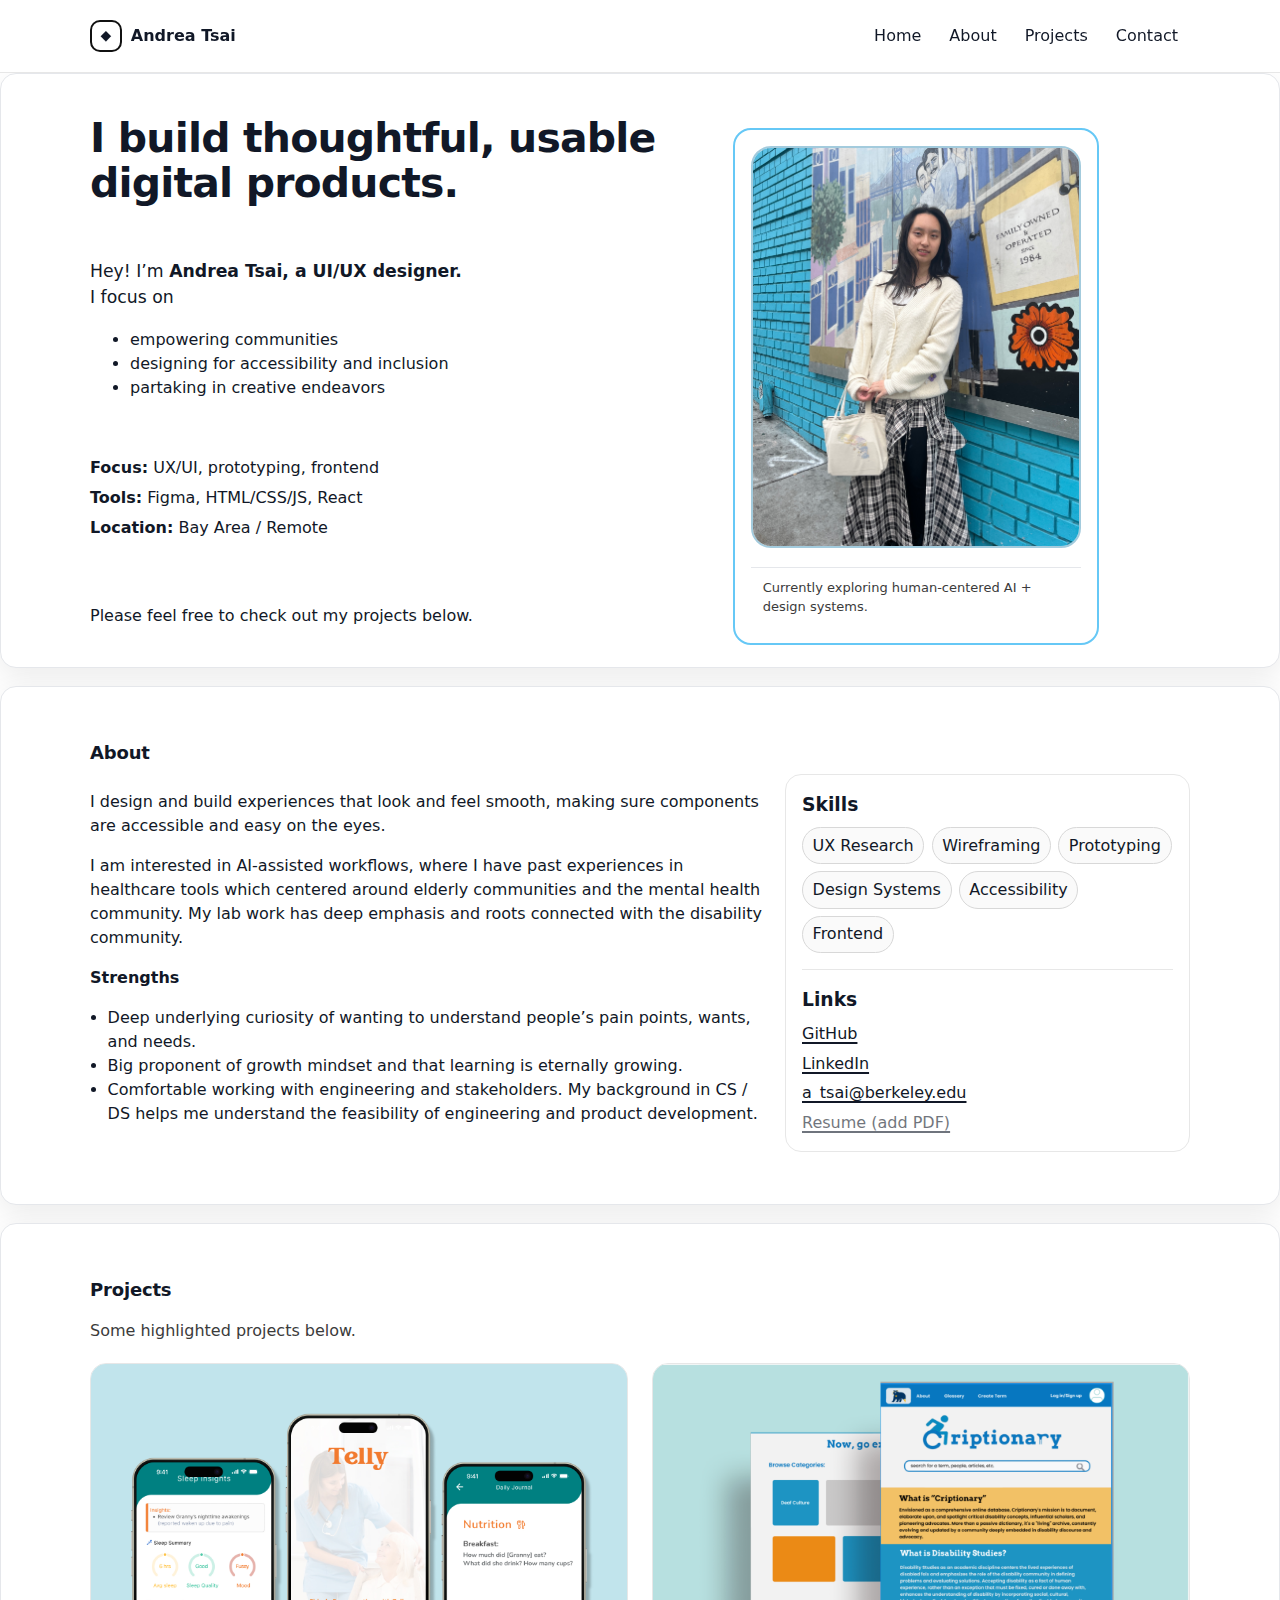
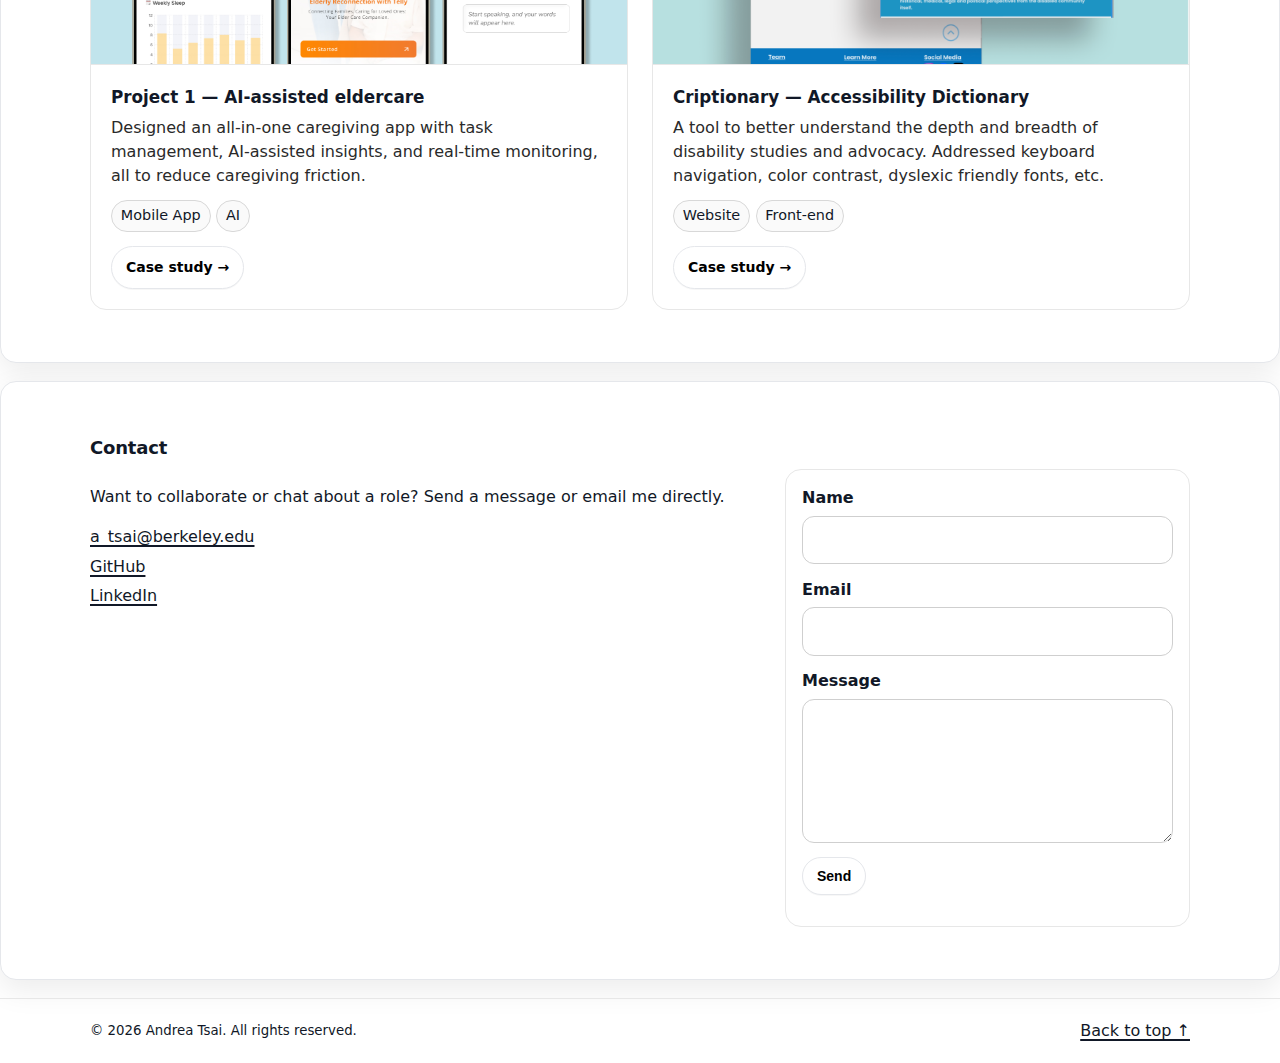
<file: index.html>
<!doctype html>
<html lang="en">
<head>
  <meta charset="utf-8" />
  <meta name="viewport" content="width=device-width, initial-scale=1" />

  <title>Andrea Tsai — Product Designer / Developer</title>
  <meta name="description" content="Personal portfolio of Andrea Tsai: selected projects, background, and contact information." />
  <meta name="robots" content="index,follow" />
  <link rel="canonical" href="https://github.com/Feitan45" />

  <!-- Open Graph -->
  <meta property="og:title" content="Andrea Tsai — Portfolio" />
  <meta property="og:description" content="Selected projects, background, and contact." />
  <meta property="og:type" content="website" />
  <meta property="og:url" content="https://github.com/Feitan45" />



  <link rel="preload" href="styles.css" as="style" />
  <link rel="stylesheet" href="styles.css" />
  <link rel="icon" href="data:,">
</head>

<body>
  <a class="skip-link" href="#main">Skip to content</a>

  <header class="site-header" role="banner">
    <div class="container header-inner">
      <a class="brand" href="#home" aria-label="Go to Home">
        <span class="brand-mark" aria-hidden="true">◆</span>
        <span class="brand-text">Andrea Tsai</span>
      </a>

      <button class="nav-toggle" type="button"
        aria-expanded="false" aria-controls="site-nav">
        <span class="sr-only">Open menu</span>
        <span aria-hidden="true">☰</span>
      </button>

      <nav id="site-nav" class="site-nav" aria-label="Primary">
        <ul class="nav-list">
          <li><a href="#home">Home</a></li>
          <li><a href="#about">About</a></li>
          <li><a href="#projects">Projects</a></li>
          <li><a href="#contact">Contact</a></li>
          
        </ul>
      </nav>
    </div>
  </header>

  <main id="main" class="site-main" tabindex="-1">
    <!-- Home -->
    <section id="home" class="section hero" aria-labelledby="home-title">
      <div class="container hero-grid">
        <div class="hero-copy">

          <h1 id="home-title">I build thoughtful, usable digital products.</h1>
          <br>
          <p class="lead">
            Hey! I’m <strong>Andrea Tsai, a UI/UX designer.</strong> <br>
            I focus on
            <ul>
              <li> empowering communities </li>
              <li> designing for accessibility and inclusion</li>
              <li> partaking in creative endeavors</li>
            </ul> <br> </p>
          
          


          <ul class="quick-facts" aria-label="Highlights">
            <li><strong>Focus:</strong> UX/UI, prototyping, frontend</li>
            <li><strong>Tools:</strong> Figma, HTML/CSS/JS, React</li>
            <li><strong>Location:</strong> Bay Area / Remote</li>
          </ul>
          <br>
          <br>
          <p>
            Please feel free to check out my projects below. 

          </p>
          <!-- 
          <div class="hero-cta">
            <a class="btn" href="#projects">See projects</a>
            <a class="btn btn-ghost" href="#contact">Contact me</a>
            
          </div> -->
        </div>


        <figure class="hero-card" aria-label="Profile">
          <img src="me.jpg" class="avatar" alt="Andrea Tsai portrait">
          <figcaption class="muted">
            Currently exploring human-centered AI + design systems.
          </figcaption>
        </figure>

    </section>

    <!-- About -->
    <section id="about" class="section" aria-labelledby="about-title">
      <div class="container">
        <h2 id="about-title">About</h2>

        <div class="two-col">
          <div>
            <p>
             I design and build experiences that look and feel smooth, making sure components are accessible and easy on the eyes. 


            </p>
            <p>
              I am interested in AI-assisted workflows, where I have past experiences in healthcare tools which centered around elderly communities and the mental health community. My lab work has deep emphasis and roots connected with the disability community. 

            </p>

            <strong> Strengths</strong>
            <ul class="bullets">
              <li> Deep underlying curiosity of wanting to understand people’s pain points, wants, and needs. </li>
              <li> Big proponent of growth mindset and that learning is eternally growing. </li>
              <li> Comfortable working with engineering and stakeholders. My background in CS / DS helps me understand the feasibility of engineering and product development. 

            </ul>
          </div>

          <aside class="card" aria-label="Skills and links">
            <h3 class="card-title">Skills</h3>
            <ul class="pill-list">
              <li>UX Research</li>
              <li>Wireframing</li>
              <li>Prototyping</li>
              <li>Design Systems</li>
              <li>Accessibility</li>
              <li>Frontend</li>
            </ul>

            <div class="divider" role="separator"></div>

            <h3 class="card-title">Links</h3>
            <ul class="link-list">
              <li><a href="https://github.com/Feitan45" target="_blank" rel="noreferrer">GitHub</a></li>
              <li><a href="https://www.linkedin.com/in/andrea-t-117145202/" target="_blank" rel="noreferrer">LinkedIn</a></li>
              <li><a href="mailto:a_tsai@berkeley.edu">a_tsai@berkeley.edu</a></li>
              <!-- Add resume later -->
              <li><a href="#" aria-disabled="true" class="disabled">Resume (add PDF)</a></li>
            </ul>
          </aside>
        </div>
      </div>
    </section>

    <!-- Projects -->
    <section id="projects" class="section" aria-labelledby="projects-title">
      <div class="container">
        <div class="section-head">
          <h2 id="projects-title">Projects</h2>
          <p class="muted">
            Some highlighted projects below.
          </p>
        </div>

        <div class="projects-grid" role="list">
          <!-- Project Card 1 -->
         <a href="projects/project-1.html" class="project-link">
        <article class="project-card" role="listitem">
          <div
            class="project-media" role="img" aria-label="Screenshot placeholder for Project One" >
            <img src = "telly.png" alt="Project 1 teaser" loading ="lazy">
          </div>

              <div class="project-body">
                <h3 class="project-title">Project 1 — AI-assisted eldercare</h3>

                <p class="project-desc">
                  Designed an all-in-one caregiving app with task management,
                  AI-assisted insights, and real-time monitoring, all to reduce
                  caregiving friction.
                </p>

                <ul class="project-tags" aria-label="Project tags">
                  <li>Mobile App</li>
                  <li>AI</li>
                </ul>

                <div class="project-links">
                  <span class="btn btn-small btn-ghost">Case study →</span>
                </div>
              </div>
            </article>
          </a>
<!-- 

          Project Card 2
         <a href="projects/project-2.html" class="project-link">
        <article class="project-card" role="listitem">
            <div class="project-media" role="img" aria-label="Screenshot placeholder for Project One">

            </div>

              <div class="project-body">
                <h3 class="project-title"> HereHear —   Mental Health App  </h3>
              <p class="project-desc">
               US-first SEO website with clear market proposition and AI-supported bot used to identify negative emotions and emotional patterns.  
              </p>
              <ul class="project-tags" aria-label="Project tags">
                <li>Website</li><li>Business</li><li>AI</li>
              </ul>

              <div class="project-links">
                <span class="btn btn-small btn-ghost">Case study →</span>
              </div>
            </div>
            </article>
          </a>
          -->

          <a href="projects/project-2.html" class="project-link">
            <article class="project-card" role="listitem">
              <div class="project-media" role="img" aria-label="Teaser for Criptionary — Accessibility Dictionary">
                <img src = "proj2-head.png" alt="Criptionary teaser" loading ="lazy">

              </div>

              <div class="project-body">
                <h3 class="project-title">Criptionary — Accessibility Dictionary</h3>
                <p class="project-desc">
                  A tool to better understand the depth and breadth of disability studies and advocacy. Addressed keyboard navigation, color contrast, dyslexic friendly fonts, etc.
                </p>
                <ul class="project-tags" aria-label="Project tags">
                  <li>Website</li>
                  <li>Front-end</li>
                </ul>
                <div class="project-links">
                  <span class="btn btn-small btn-ghost">Case study →</span>
                </div>
            </div>
            </article>
          </a>
        
<!-- 
           Project Card 4 
          <article class="project-card" role="listitem">
            <div class="project-media" role="img" aria-label="Screenshot placeholder for Project Four"></div>
            <div class="project-body">
              <h3 class="project-title">Project Four — Website redesign</h3>
              <p class="project-desc">
                Mobile-first marketing site with clearer value props, faster navigation, and SEO-ready structure.
              </p>
              <ul class="project-tags" aria-label="Project tags">
                <li>Web</li><li>SEO</li><li>Responsive</li>
              </ul>
              <div class="project-links">
                <a href="#" class="btn btn-small btn-ghost" aria-disabled="true">Case study</a>
                <a href="#" class="btn btn-small" aria-disabled="true">Live site</a>
              </div>
            </div>
          </article>
        </div>

        <p class="muted note">
          Tip: replace placeholders with real screenshots using <code>&lt;img src="..." alt="..."&gt;</code> for best accessibility + SEO.
        </p>
      </div>  -->
    </section> 

    <!-- Contact -->
    <section id="contact" class="section" aria-labelledby="contact-title">
      <div class="container">
        <h2 id="contact-title">Contact</h2>
        <div class="two-col">
          <div>
            <p>
              Want to collaborate or chat about a role? Send a message or email me directly.
            </p>
            <ul class="link-list">
              <li><a href="mailto:a_tsai@berkeley.edu">a_tsai@berkeley.edu</a></li>
              <li><a href="https://github.com/Feitan45" target="_blank" rel="noreferrer">GitHub</a></li>
              <li><a href="https://www.linkedin.com/in/andrea-t-117145202/" target="_blank" rel="noreferrer">LinkedIn</a></li>
            </ul>
          </div>

          <form class="card form" aria-label="Contact form" id="contact-form">
            <!-- Note: GitHub Pages is static, so this form uses mailto by default.
                 See "Things to consider" below for Formspree / Netlify Forms, etc. -->
            <div class="field">
              <label for="name">Name</label>
              <input id="name" name="name" type="text" autocomplete="name" required />
            </div>

            <div class="field">
              <label for="email">Email</label>
              <input id="email" name="email" type="email" autocomplete="email" required />
            </div>

            <div class="field">
              <label for="message">Message</label>
              <textarea id="message" name="message" rows="5" required></textarea>
            </div>

            <button class="btn" type="submit">Send</button>
            <p class="muted small" id="form-status" role="status" aria-live="polite"></p>
          </form>
        </div>
      </div>
    </section>
  </main>

  <footer class="site-footer">
    <div class="container footer-inner">
      <small>© <span id="year"></span> Andrea Tsai. All rights reserved.</small>
      <a href="#home">Back to top ↑</a>
    </div>
  </footer>

  <!-- Basic JSON-LD for SEO -->
  <script type="application/ld+json">
  {
    "@context": "https://schema.org",
    "@type": "Person",
    "name": "Andrea Tsai",
    "url": "https://github.com/Feitan45",
    "sameAs": [
      "https://github.com/Feitan45",
      "https://www.linkedin.com/in/andrea-t-117145202/"
    ],
    "jobTitle": "Product Designer / Developer"
  }
  </script>

  <script src="script.js" defer></script>
</body>
</html>
</file>
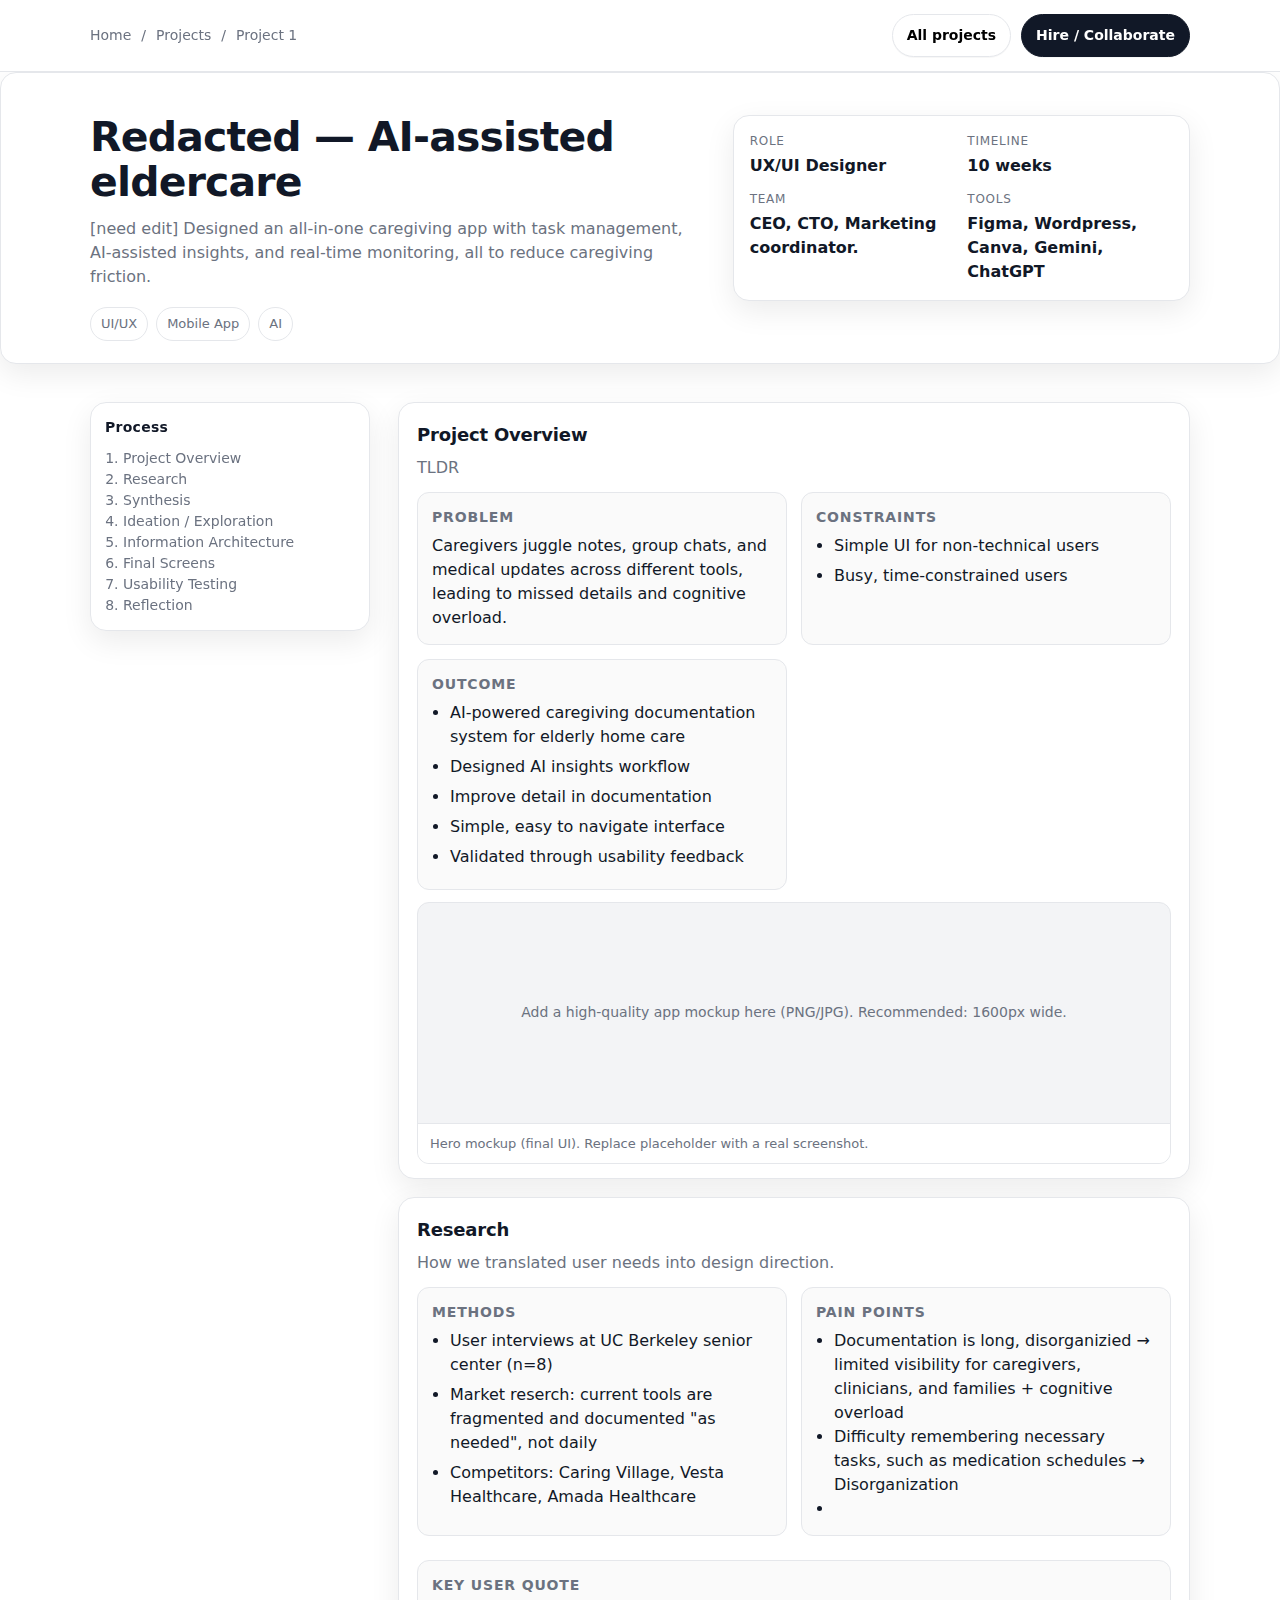
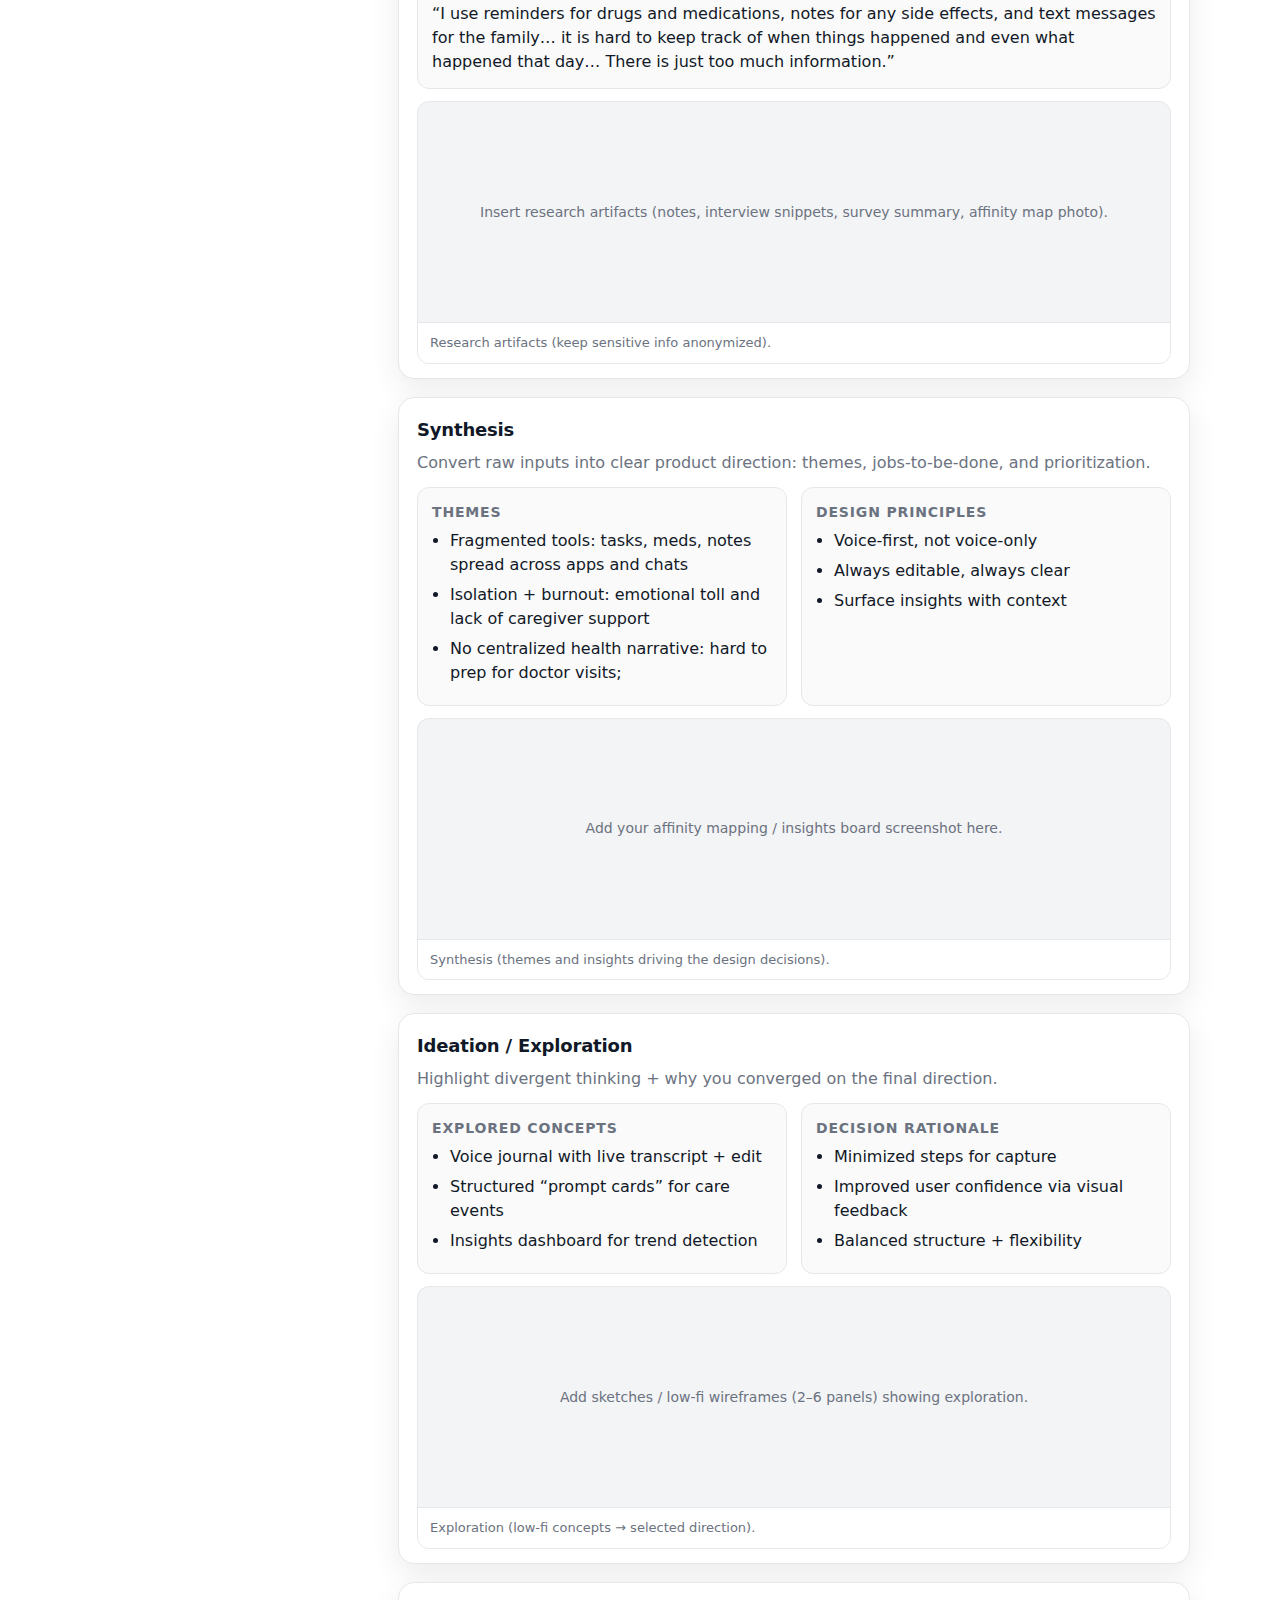
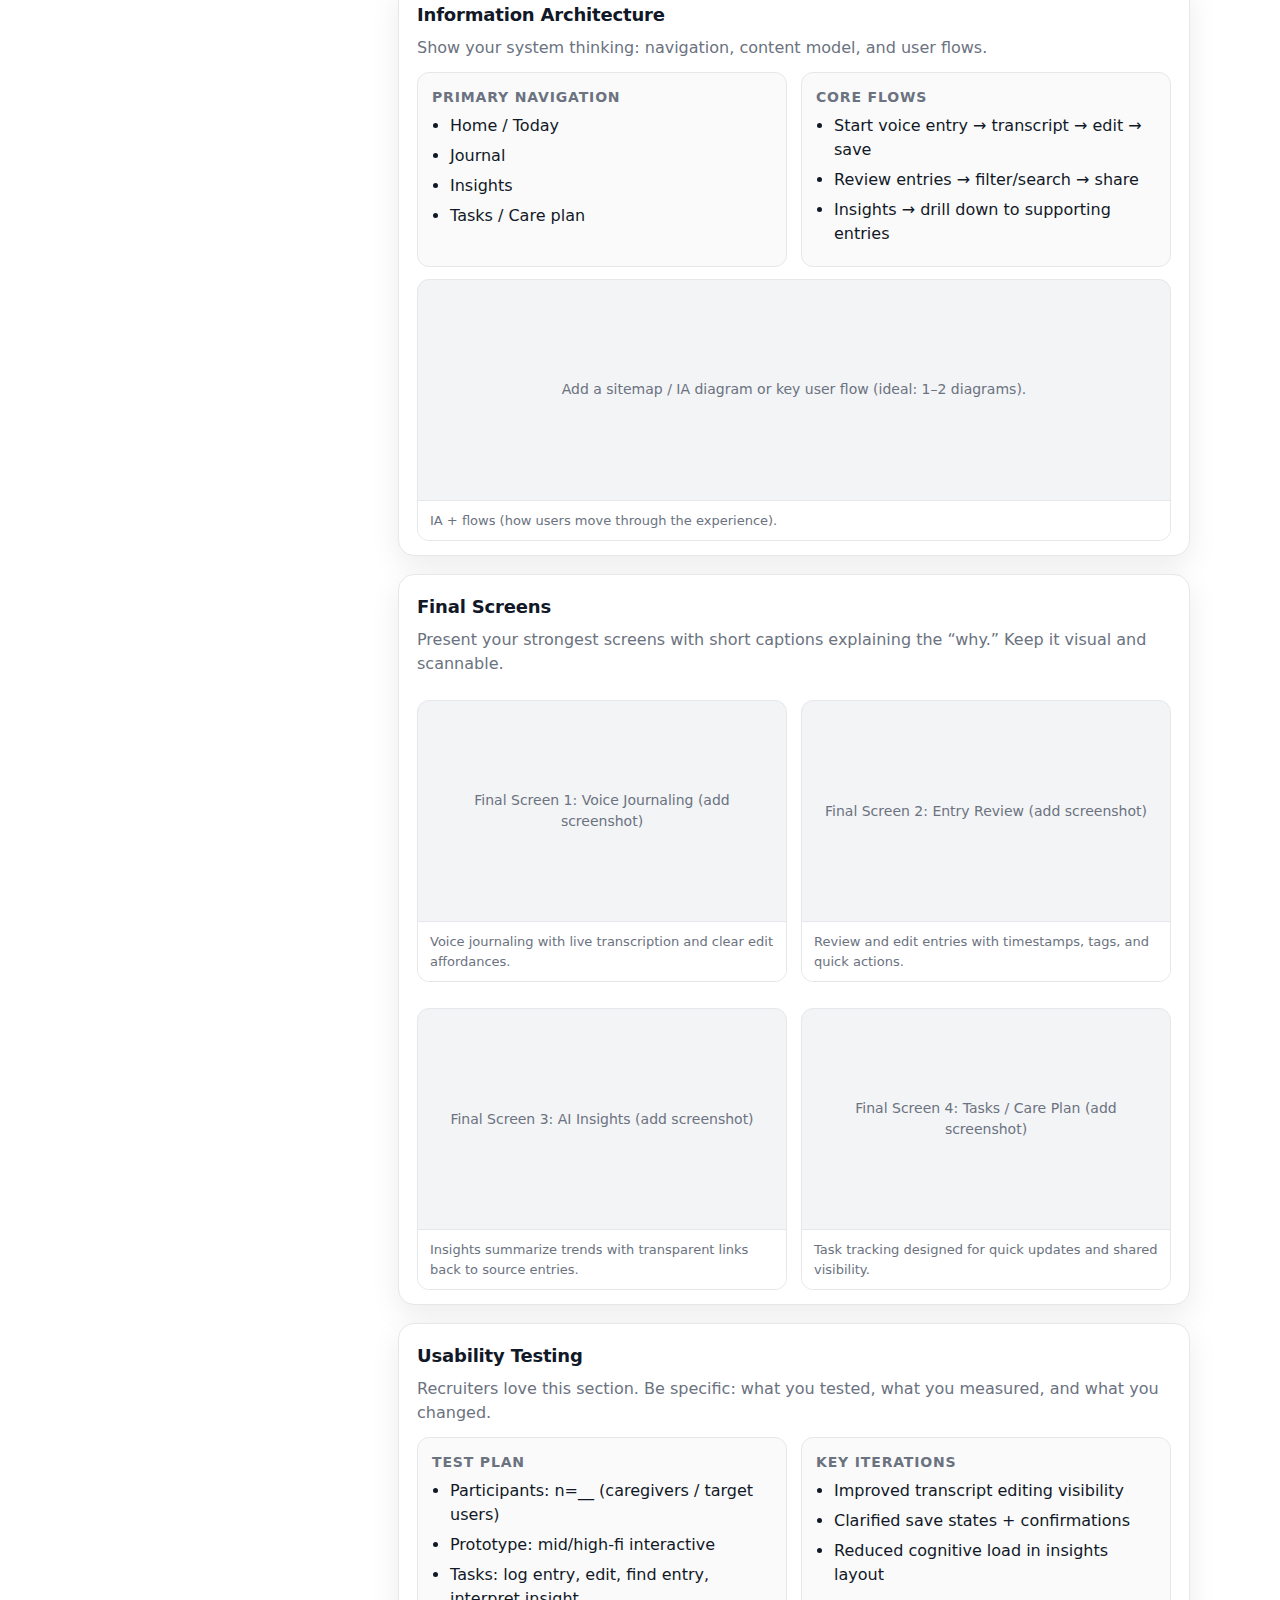
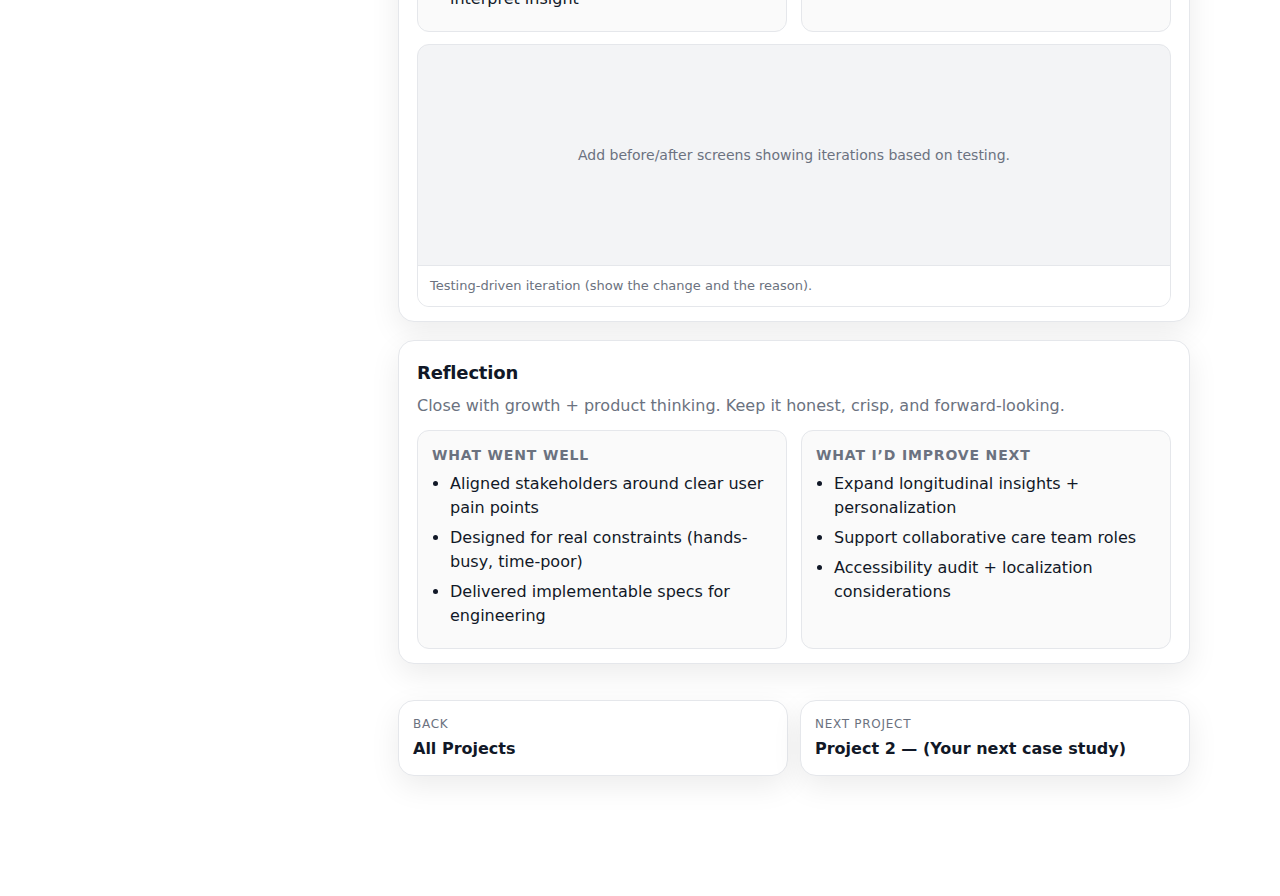
<file: project-1.html>
<!-- /projects/project-1.html -->
<!doctype html>
<html lang="en">
<head>
  <meta charset="utf-8" />
  <meta name="viewport" content="width=device-width,initial-scale=1" />
  <title>Project 1 — AI-assisted Eldercare | Case Study</title>
  <meta name="description" content="Case study: AI-assisted eldercare app — from research to usability testing and final screens." />

  <!-- Your global site styles (optional but recommended) -->
  <link rel="stylesheet" href="../styles.css" />

  <!-- Page-specific styles (clean + accessible) -->
  <style>
    :root{
      --bg: #ffffff;
      --surface: #ffffff;
      --muted: #6b7280;
      --text: #111827;
      --border: #e5e7eb;
      --shadow: 0 10px 30px rgba(0,0,0,.08);

      --radius: 16px;
      --radius-sm: 12px;
      --max: 1100px;

      --focus: 3px solid #111827;
    }

    /* Respect user defaults + accessibility */
    @media (prefers-reduced-motion: reduce){
      *{ scroll-behavior: auto !important; transition: none !important; animation: none !important; }
    }

    body{
      margin: 0;
      font-family: ui-sans-serif, system-ui, -apple-system, Segoe UI, Roboto, Helvetica, Arial, "Apple Color Emoji","Segoe UI Emoji";
      color: var(--text);
      background: var(--bg);
      line-height: 1.5;
    }

    a{ color: inherit; text-underline-offset: .2em; }
    a:focus-visible, button:focus-visible, [tabindex]:focus-visible { outline: var(--focus); outline-offset: 3px; }

    .skip-link{
      position:absolute; left:-999px; top:auto; width:1px; height:1px; overflow:hidden;
    }
    .skip-link:focus{
      left: 16px; top: 16px; width: auto; height: auto;
      background: var(--text); color: white;
      padding: 10px 14px; border-radius: 999px;
      z-index: 9999;
    }

    .container{
      width: min(100% - 32px, var(--max));
      margin: 0 auto;
    }

    /* Top bar */
    .topbar{
      border-bottom: 1px solid var(--border);
      background: rgba(255,255,255,.9);
      backdrop-filter: blur(8px);
      position: sticky;
      top: 0;
      z-index: 50;
    }
    .topbar-inner{
      display:flex;
      align-items:center;
      justify-content:space-between;
      gap: 16px;
      padding: 14px 0;
    }
    .crumbs{
      display:flex; align-items:center; gap: 10px;
      font-size: 14px;
      color: var(--muted);
    }
    .crumbs a{ color: var(--muted); text-decoration: none; }
    .crumbs a:hover{ text-decoration: underline; }

    .actions{
      display:flex; align-items:center; gap: 10px;
    }
    .btn{
      display:inline-flex; align-items:center; justify-content:center;
      gap: 8px;
      padding: 10px 14px;
      border-radius: 999px;
      border: 1px solid var(--border);
      background: white;
      text-decoration: none;
      font-size: 14px;
      font-weight: 600;
      box-shadow: 0 1px 0 rgba(0,0,0,.03);
    }
    .btn:hover{ box-shadow: 0 6px 16px rgba(0,0,0,.08); }
    .btn.primary{
      background: var(--text);
      color: white;
      border-color: var(--text);
    }

    /* Hero */
    .hero{
      padding: 42px 0 22px;
    }
    .hero-grid{
      display:grid;
      grid-template-columns: 1.15fr .85fr;
      gap: 24px;
      align-items: start;
    }
    @media (max-width: 900px){
      .hero-grid{ grid-template-columns: 1fr; }
    }

    .kicker{
      display:inline-flex; align-items:center; gap: 10px;
      font-size: 14px;
      color: var(--muted);
      margin: 0 0 10px;
    }
    .kicker .dot{
      width: 6px; height: 6px; border-radius: 999px;
      background: var(--text);
      display:inline-block;
    }

    h1{
      font-size: clamp(28px, 3.2vw, 44px);
      line-height: 1.1;
      letter-spacing: -0.02em;
      margin: 0 0 12px;
    }
    .subtitle{
      font-size: 16px;
      color: var(--muted);
      margin: 0 0 18px;
      max-width: 65ch;
    }

    .meta{
      display:grid;
      grid-template-columns: repeat(2, minmax(0,1fr));
      gap: 12px;
      background: var(--surface);
      border: 1px solid var(--border);
      border-radius: var(--radius);
      padding: 16px;
      box-shadow: var(--shadow);
    }
    .meta dl{ margin:0; }
    .meta dt{ font-size: 12px; color: var(--muted); text-transform: uppercase; letter-spacing: .06em; }
    .meta dd{ margin: 4px 0 0; font-weight: 650; }

    .tags{
      display:flex; flex-wrap: wrap; gap: 8px;
      margin: 12px 0 0;
    }
    .tag{
      border: 1px solid var(--border);
      border-radius: 999px;
      padding: 6px 10px;
      font-size: 13px;
      color: var(--muted);
      background: white;
    }

    /* Layout below hero */
    .layout{
      display:grid;
      grid-template-columns: 280px 1fr;
      gap: 28px;
      padding: 20px 0 60px;
    }
    @media (max-width: 980px){
      .layout{ grid-template-columns: 1fr; }
    }

    /* Table of contents */
    .toc{
      position: sticky;
      top: 74px; /* below topbar */
      align-self: start;
      border: 1px solid var(--border);
      border-radius: var(--radius);
      padding: 14px;
      background: white;
      box-shadow: var(--shadow);
    }
    @media (max-width: 980px){
      .toc{ position: static; }
    }
    .toc h2{
      font-size: 14px;
      margin: 0 0 10px;
      letter-spacing: .02em;
    }
    .toc ol{
      margin: 0;
      padding-left: 18px;
      color: var(--muted);
      font-size: 14px;
    }
    .toc a{
      color: var(--muted);
      text-decoration: none;
    }
    .toc a:hover{ text-decoration: underline; }

    /* Content sections */
    main{ min-width: 0; }
    section{
      scroll-margin-top: 92px; /* for anchor jumps under sticky topbar */
      border: 1px solid var(--border);
      border-radius: var(--radius);
      padding: 18px 18px 14px;
      background: white;
      box-shadow: var(--shadow);
      margin-bottom: 18px;
    }
    section h2{
      margin: 0 0 8px;
      font-size: 18px;
      letter-spacing: -0.01em;
    }
    .lede{
      margin: 0 0 12px;
      color: var(--muted);
      max-width: 75ch;
    }

    .grid-2{
      display:grid;
      grid-template-columns: repeat(2, minmax(0,1fr));
      gap: 14px;
    }
    @media (max-width: 760px){
      .grid-2{ grid-template-columns: 1fr; }
    }

    .callout{
      border: 1px solid var(--border);
      border-radius: var(--radius-sm);
      padding: 14px;
      background: #fafafa;
    }
    .callout h3{
      margin: 0 0 6px;
      font-size: 14px;
      text-transform: uppercase;
      letter-spacing: .06em;
      color: var(--muted);
    }
    .callout p, .callout ul{ margin: 0; color: var(--text); }
    .callout ul{ padding-left: 18px; }

    figure{
      margin: 12px 0 0;
      border: 1px solid var(--border);
      border-radius: var(--radius-sm);
      overflow: hidden;
      background: #f3f4f6;
    }
    .img-ph{
      height: 220px;
      display:flex; align-items:center; justify-content:center;
      color: var(--muted);
      font-size: 14px;
      padding: 16px;
      text-align: center;
    }
    figcaption{
      padding: 10px 12px;
      font-size: 13px;
      color: var(--muted);
      background: white;
      border-top: 1px solid var(--border);
    }

    .checklist{
      margin: 0;
      padding-left: 18px;
      color: var(--text);
    }
    .checklist li{ margin: 6px 0; }

    .footer-nav{
      display:flex;
      justify-content: space-between;
      gap: 12px;
      padding: 18px 0 60px;
    }
    .footer-nav a{
      flex: 1;
      border: 1px solid var(--border);
      border-radius: var(--radius);
      padding: 14px;
      text-decoration: none;
      background: white;
      box-shadow: var(--shadow);
    }
    .footer-nav a:hover{ box-shadow: 0 14px 40px rgba(0,0,0,.12); }
    .footer-nav .label{ font-size: 12px; color: var(--muted); text-transform: uppercase; letter-spacing: .06em; }
    .footer-nav .title{ font-weight: 700; margin-top: 4px; }
  </style>
</head>

<body>
  <a class="skip-link" href="#main">Skip to case study content</a>

  <!-- Top bar -->
  <header class="topbar" role="banner">
    <div class="container topbar-inner">
      <nav class="crumbs" aria-label="Breadcrumb">
        <a href="../index.html">Home</a>
        <span aria-hidden="true">/</span>
        <a href="../index.html#projects">Projects</a>
        <span aria-hidden="true">/</span>
        <span aria-current="page">Project 1</span>
      </nav>

      <div class="actions" aria-label="Page actions">
        <a class="btn" href="../index.html#projects">All projects</a>
        <a class="btn primary" href="../contact.html">Hire / Collaborate</a>
      </div>
    </div>
  </header>

  <!-- Hero -->
  <section class="hero">
    <div class="container hero-grid">
      <div>
        <h1>Redacted — AI-assisted eldercare</h1>
        <p class="subtitle">
          [need edit] Designed an all-in-one caregiving app with task management, AI-assisted insights, and real-time monitoring, all to reduce caregiving friction.
        </p>

        <div class="tags" aria-label="Project tags">
          <span class="tag">UI/UX</span>
          <span class="tag">Mobile App</span>
          <span class="tag">AI</span>
        </div>
      </div>

      <aside class="meta" aria-label="Project overview summary">
        <!-- <dl>
          <dt>Project</dt>
          <dd>AI-powered caregiving documentation system for elderly home care </dd>
        </dl> -->
        <dl>
          <dt>Role</dt>
          <dd>UX/UI Designer</dd>
        </dl>
        <dl>
          <dt>Timeline</dt>
          <dd>10 weeks</dd>
        </dl>
        <dl>
          <dt>Team</dt>
          <dd> CEO, CTO, Marketing coordinator.</dd>
        </dl>
        <dl>
          <dt>Tools</dt>
          <dd>Figma, Wordpress, Canva, Gemini, ChatGPT</dd>
        </dl>
      </aside>
    </div>
  </section>

  <!-- Content layout -->
  <div class="container layout">
    <!-- TOC -->
    <nav class="toc" aria-label="Case study sections">
      <h2>Process</h2>
      <ol>
        <li><a href="#overview">Project Overview</a></li>
        <li><a href="#research">Research</a></li>
        <li><a href="#synthesis">Synthesis</a></li>
        <li><a href="#ideation">Ideation / Exploration</a></li>
        <li><a href="#ia">Information Architecture</a></li>
        <li><a href="#final">Final Screens</a></li>
        <li><a href="#testing">Usability Testing</a></li>
        <li><a href="#reflection">Reflection</a></li>
      </ol>
    </nav>

    <!-- MAIN -->
    <main id="main" tabindex="-1">
      <!-- 1) Project Overview -->
      <section id="overview" aria-labelledby="h-overview">
        <h2 id="h-overview">Project Overview</h2>
        <p class="lede">
          TLDR
        </p>

        <div class="grid-2">
          <div class="callout">
            <h3>Problem</h3>
            <p>
            
              Caregivers juggle notes, group chats, and medical updates across different tools, leading to missed details and cognitive overload. 
                
            </p>
              </ul>
          </div>
          <!-- <div class="callout">
            <h3>Goal</h3>
            <p>
              Create product features that captures caring moments, organizes information, and surfaces actionable insights.
            </p>
          </div> -->
          <div class="callout">
            <h3>Constraints</h3>
            <ul class="checklist">
              <!-- <li>Detailed, accurate information</li> -->
              <li>Simple UI for non-technical users</li>
              <li>Busy, time-constrained users</li>
            </ul>
          </div>
          <div class="callout">
            <h3>Outcome</h3>
            <ul class="checklist">
              <li>AI-powered caregiving documentation system for elderly home care</li>
              <li>Designed AI insights workflow</li>
              <li>Improve detail in documentation</li>
              <li>Simple, easy to navigate interface</li>
              <li>Validated through usability feedback</li>
            </ul>
          </div>
        </div>

        <figure>
          <div class="img-ph" role="img" aria-label="Hero mockup placeholder">
            Add a high-quality app mockup here (PNG/JPG). Recommended: 1600px wide.
          </div>
          <figcaption>Hero mockup (final UI). Replace placeholder with a real screenshot.</figcaption>
        </figure>
      </section>

      <!-- 2) Research -->
      <section id="research" aria-labelledby="h-research">
        <h2 id="h-research">Research</h2>
        <p class="lede">
          How we translated user needs into design direction.
        </p>

        <div class="grid-2">
          <div class="callout">
           <h3>Methods</h3>
            <ul class="checklist">
              <li>User interviews at UC Berkeley senior center (n=8) </li>
              <li>Market reserch: current tools are fragmented and documented "as needed", not daily</li>
              <li>Competitors: Caring Village, Vesta Healthcare, Amada Healthcare</li>
            </ul>
          </div>
          <div class="callout">
            <h3> Pain Points </h3>
            <ul>
              <li>Documentation is long, disorganizied → limited visibility for caregivers, clinicians, and families + cognitive overload</li>
              <li>Difficulty remembering necessary tasks, such as medication schedules → Disorganization </li>
              <li></li>
              
          </ul>
            <!-- <h3> Problem</h3>
            <ul>
              <li>Documentation is inconsistent and disjointed → limited visibility for caregivers, clinicians, and families</li>
              <li>Early health changes go unnoticed → unmanaged symptoms and preventable hospitalizations</li>
              <li>Gap: no unified, AI-driven platform that turns daily notes into clinician-reviewable insights (without replacing medical judgment)</li>
            </ul> -->
          </div>

        </div>
        <br>
         <div class="callout">
          <h3>Key user quote</h3>
          <p style="margin:0;">
            “I use reminders for drugs and medications, notes for any side effects, and text messages for the family… it is hard to keep track of when things happened and even what happened that day… There is just too much information.”
          </p>
        </div>
        

        <figure>
          <div class="img-ph" role="img" aria-label="Research artifacts placeholder">
            Insert research artifacts (notes, interview snippets, survey summary, affinity map photo).
          </div>
          <figcaption>Research artifacts (keep sensitive info anonymized).</figcaption>
        </figure>
      </section>

      <!-- 3) Synthesis -->
      <section id="synthesis" aria-labelledby="h-synthesis">
        <h2 id="h-synthesis">Synthesis</h2>
        <p class="lede">
          Convert raw inputs into clear product direction: themes, jobs-to-be-done, and prioritization.
        </p>

        <div class="grid-2">
          <div class="callout">
            <h3>Themes</h3>
            <ul class="checklist">
              <li>Fragmented tools: tasks, meds, notes spread across apps and chats</li>
              <li>Isolation + burnout: emotional toll and lack of caregiver support</li>
              <li>No centralized health narrative: hard to prep for doctor visits; </li>
            </ul>
          </div>
          <div class="callout">
            <h3>Design Principles</h3>
            <ul class="checklist">
              <li>Voice-first, not voice-only</li>
              <li>Always editable, always clear</li>
              <li>Surface insights with context</li>
            </ul>
          </div>
        </div>

        <figure>
          <div class="img-ph" role="img" aria-label="Affinity map or synthesis diagram placeholder">
            Add your affinity mapping / insights board screenshot here.
          </div>
          <figcaption>Synthesis (themes and insights driving the design decisions).</figcaption>
        </figure>
      </section>

      <!-- 4) Ideation / Exploration -->
      <section id="ideation" aria-labelledby="h-ideation">
        <h2 id="h-ideation">Ideation / Exploration</h2>
        <p class="lede">
          Highlight divergent thinking + why you converged on the final direction.
        </p>

        <div class="grid-2">
          <div class="callout">
            <h3>Explored Concepts</h3>
            <ul class="checklist">
              <li>Voice journal with live transcript + edit</li>
              <li>Structured “prompt cards” for care events</li>
              <li>Insights dashboard for trend detection</li>
            </ul>
          </div>
          <div class="callout">
            <h3>Decision Rationale</h3>
            <ul class="checklist">
              <li>Minimized steps for capture</li>
              <li>Improved user confidence via visual feedback</li>
              <li>Balanced structure + flexibility</li>
            </ul>
          </div>
        </div>

        <figure>
          <div class="img-ph" role="img" aria-label="Sketches or wireframes placeholder">
            Add sketches / low-fi wireframes (2–6 panels) showing exploration.
          </div>
          <figcaption>Exploration (low-fi concepts → selected direction).</figcaption>
        </figure>
      </section>

      <!-- 5) Information Architecture -->
      <section id="ia" aria-labelledby="h-ia">
        <h2 id="h-ia">Information Architecture</h2>
        <p class="lede">
          Show your system thinking: navigation, content model, and user flows.
        </p>

        <div class="grid-2">
          <div class="callout">
            <h3>Primary Navigation</h3>
            <ul class="checklist">
              <li>Home / Today</li>
              <li>Journal</li>
              <li>Insights</li>
              <li>Tasks / Care plan</li>
            </ul>
          </div>
          <div class="callout">
            <h3>Core Flows</h3>
            <ul class="checklist">
              <li>Start voice entry → transcript → edit → save</li>
              <li>Review entries → filter/search → share</li>
              <li>Insights → drill down to supporting entries</li>
            </ul>
          </div>
        </div>

        <figure>
          <div class="img-ph" role="img" aria-label="Site map or user flow diagram placeholder">
            Add a sitemap / IA diagram or key user flow (ideal: 1–2 diagrams).
          </div>
          <figcaption>IA + flows (how users move through the experience).</figcaption>
        </figure>
      </section>

      <!-- 6) Final Screens -->
      <section id="final" aria-labelledby="h-final">
        <h2 id="h-final">Final Screens</h2>
        <p class="lede">
          Present your strongest screens with short captions explaining the “why.” Keep it visual and scannable.
        </p>

        <div class="grid-2">
          <figure>
            <div class="img-ph" role="img" aria-label="Final screen placeholder: Voice journaling">
              Final Screen 1: Voice Journaling (add screenshot)
            </div>
            <figcaption>Voice journaling with live transcription and clear edit affordances.</figcaption>
          </figure>

          <figure>
            <div class="img-ph" role="img" aria-label="Final screen placeholder: Entry review">
              Final Screen 2: Entry Review (add screenshot)
            </div>
            <figcaption>Review and edit entries with timestamps, tags, and quick actions.</figcaption>
          </figure>

          <figure>
            <div class="img-ph" role="img" aria-label="Final screen placeholder: Insights">
              Final Screen 3: AI Insights (add screenshot)
            </div>
            <figcaption>Insights summarize trends with transparent links back to source entries.</figcaption>
          </figure>

          <figure>
            <div class="img-ph" role="img" aria-label="Final screen placeholder: Tasks">
              Final Screen 4: Tasks / Care Plan (add screenshot)
            </div>
            <figcaption>Task tracking designed for quick updates and shared visibility.</figcaption>
          </figure>
        </div>
      </section>

      <!-- 7) Usability Testing -->
      <section id="testing" aria-labelledby="h-testing">
        <h2 id="h-testing">Usability Testing</h2>
        <p class="lede">
          Recruiters love this section. Be specific: what you tested, what you measured, and what you changed.
        </p>

        <div class="grid-2">
          <div class="callout">
            <h3>Test Plan</h3>
            <ul class="checklist">
              <li>Participants: n=__ (caregivers / target users)</li>
              <li>Prototype: mid/high-fi interactive</li>
              <li>Tasks: log entry, edit, find entry, interpret insight</li>
            </ul>
          </div>
          <div class="callout">
            <h3>Key Iterations</h3>
            <ul class="checklist">
              <li>Improved transcript editing visibility</li>
              <li>Clarified save states + confirmations</li>
              <li>Reduced cognitive load in insights layout</li>
            </ul>
          </div>
        </div>

        <figure>
          <div class="img-ph" role="img" aria-label="Before-and-after iteration placeholder">
            Add before/after screens showing iterations based on testing.
          </div>
          <figcaption>Testing-driven iteration (show the change and the reason).</figcaption>
        </figure>
      </section>

      <!-- 8) Reflection -->
      <section id="reflection" aria-labelledby="h-reflection">
        <h2 id="h-reflection">Reflection</h2>
        <p class="lede">
          Close with growth + product thinking. Keep it honest, crisp, and forward-looking.
        </p>

        <div class="grid-2">
          <div class="callout">
            <h3>What went well</h3>
            <ul class="checklist">
              <li>Aligned stakeholders around clear user pain points</li>
              <li>Designed for real constraints (hands-busy, time-poor)</li>
              <li>Delivered implementable specs for engineering</li>
            </ul>
          </div>
          <div class="callout">
            <h3>What I’d improve next</h3>
            <ul class="checklist">
              <li>Expand longitudinal insights + personalization</li>
              <li>Support collaborative care team roles</li>
              <li>Accessibility audit + localization considerations</li>
            </ul>
          </div>
        </div>
      </section>

      <!-- Footer navigation (optional, but recruiter-friendly) -->
      <div class="footer-nav" aria-label="Project navigation">
        <a href="../index.html#projects">
          <div class="label">Back</div>
          <div class="title">All Projects</div>
        </a>
        <a href="project-2.html">
          <div class="label">Next project</div>
          <div class="title">Project 2 — (Your next case study)</div>
        </a>
      </div>
    </main>
  </div>
</body>
</html>
</file>
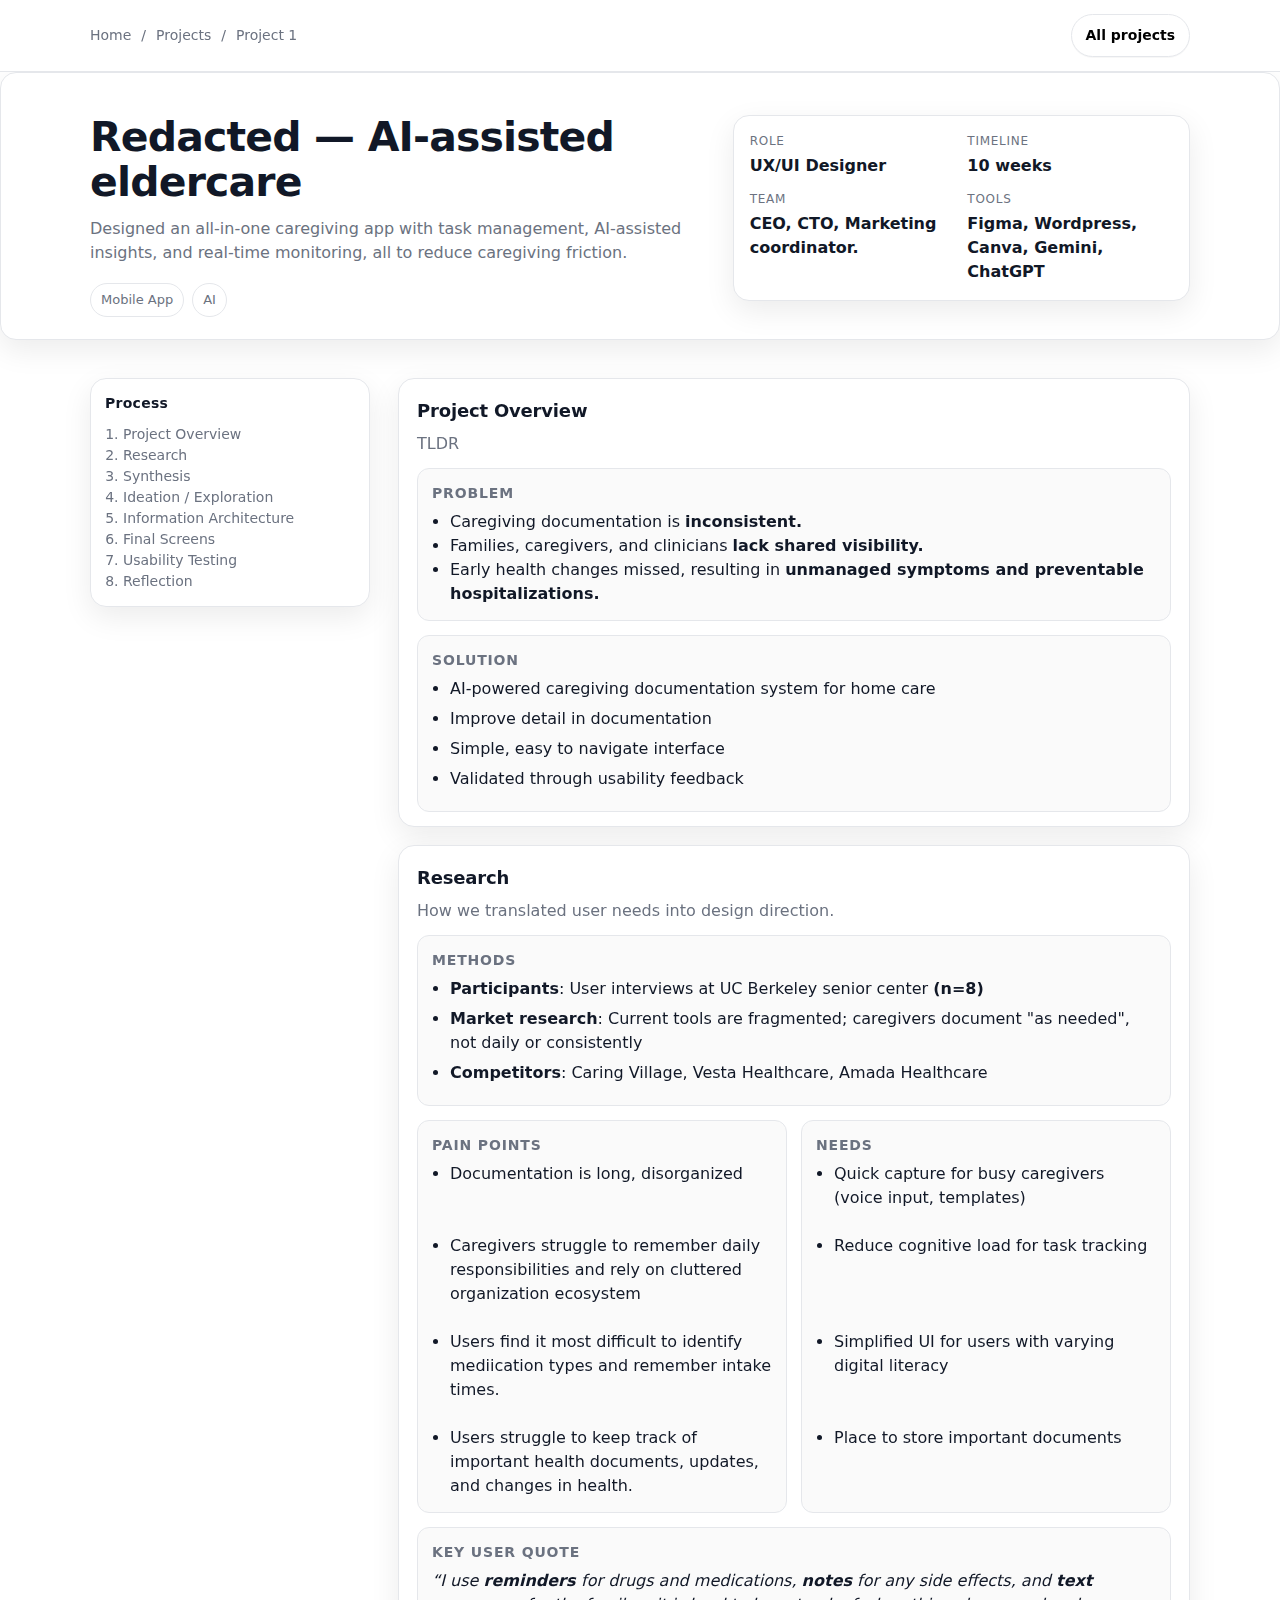
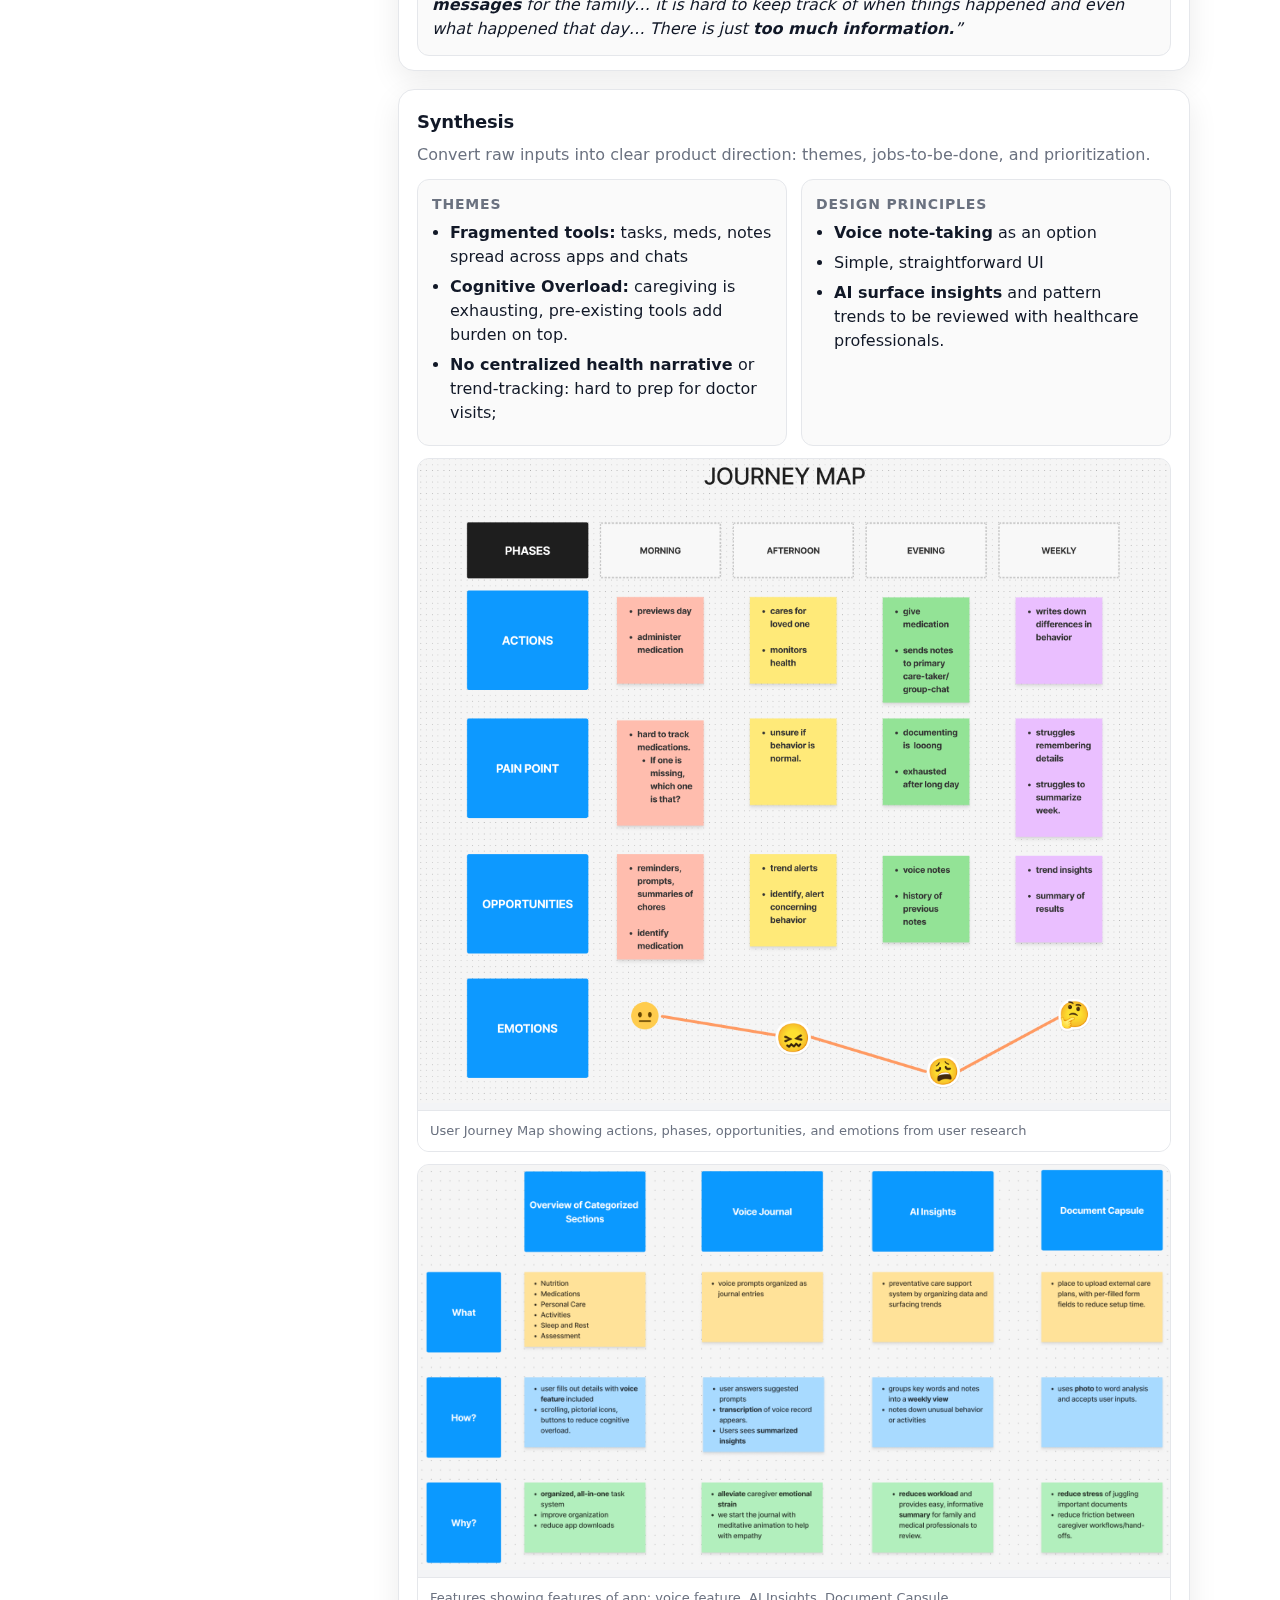
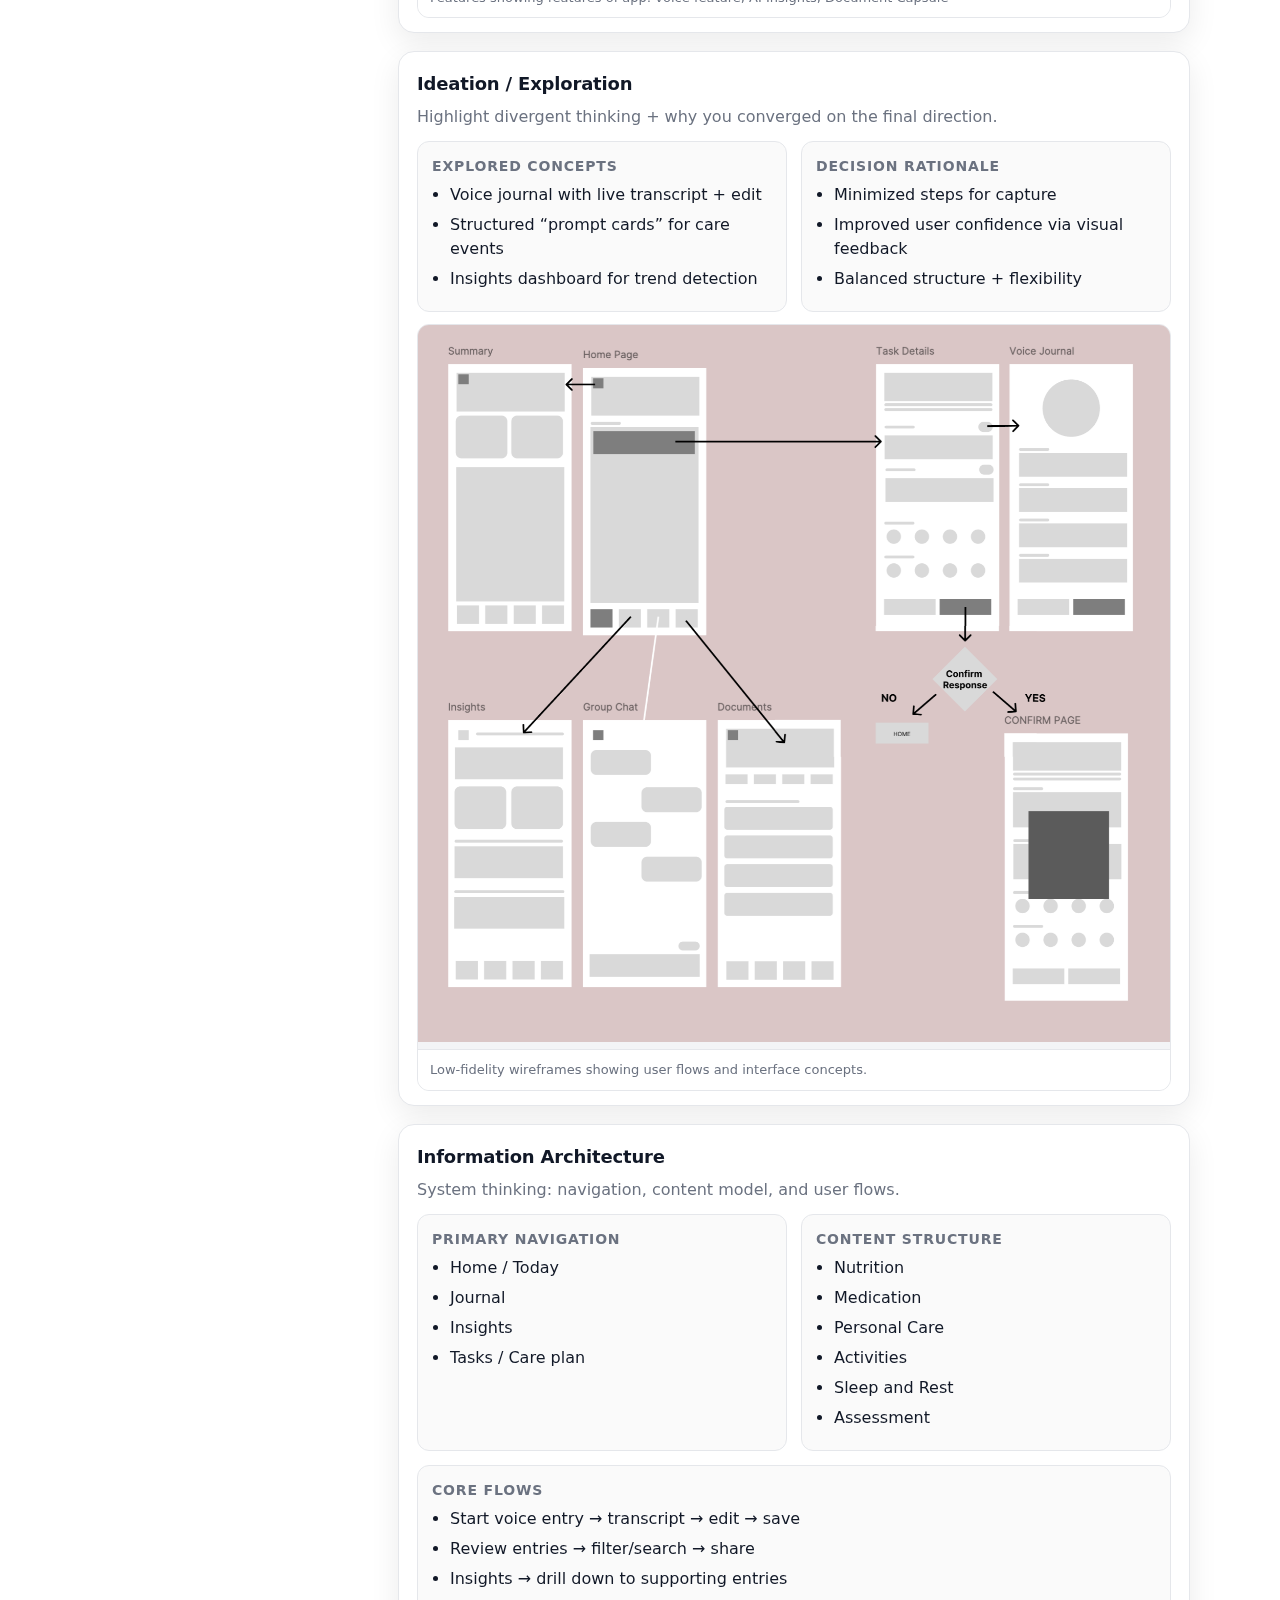
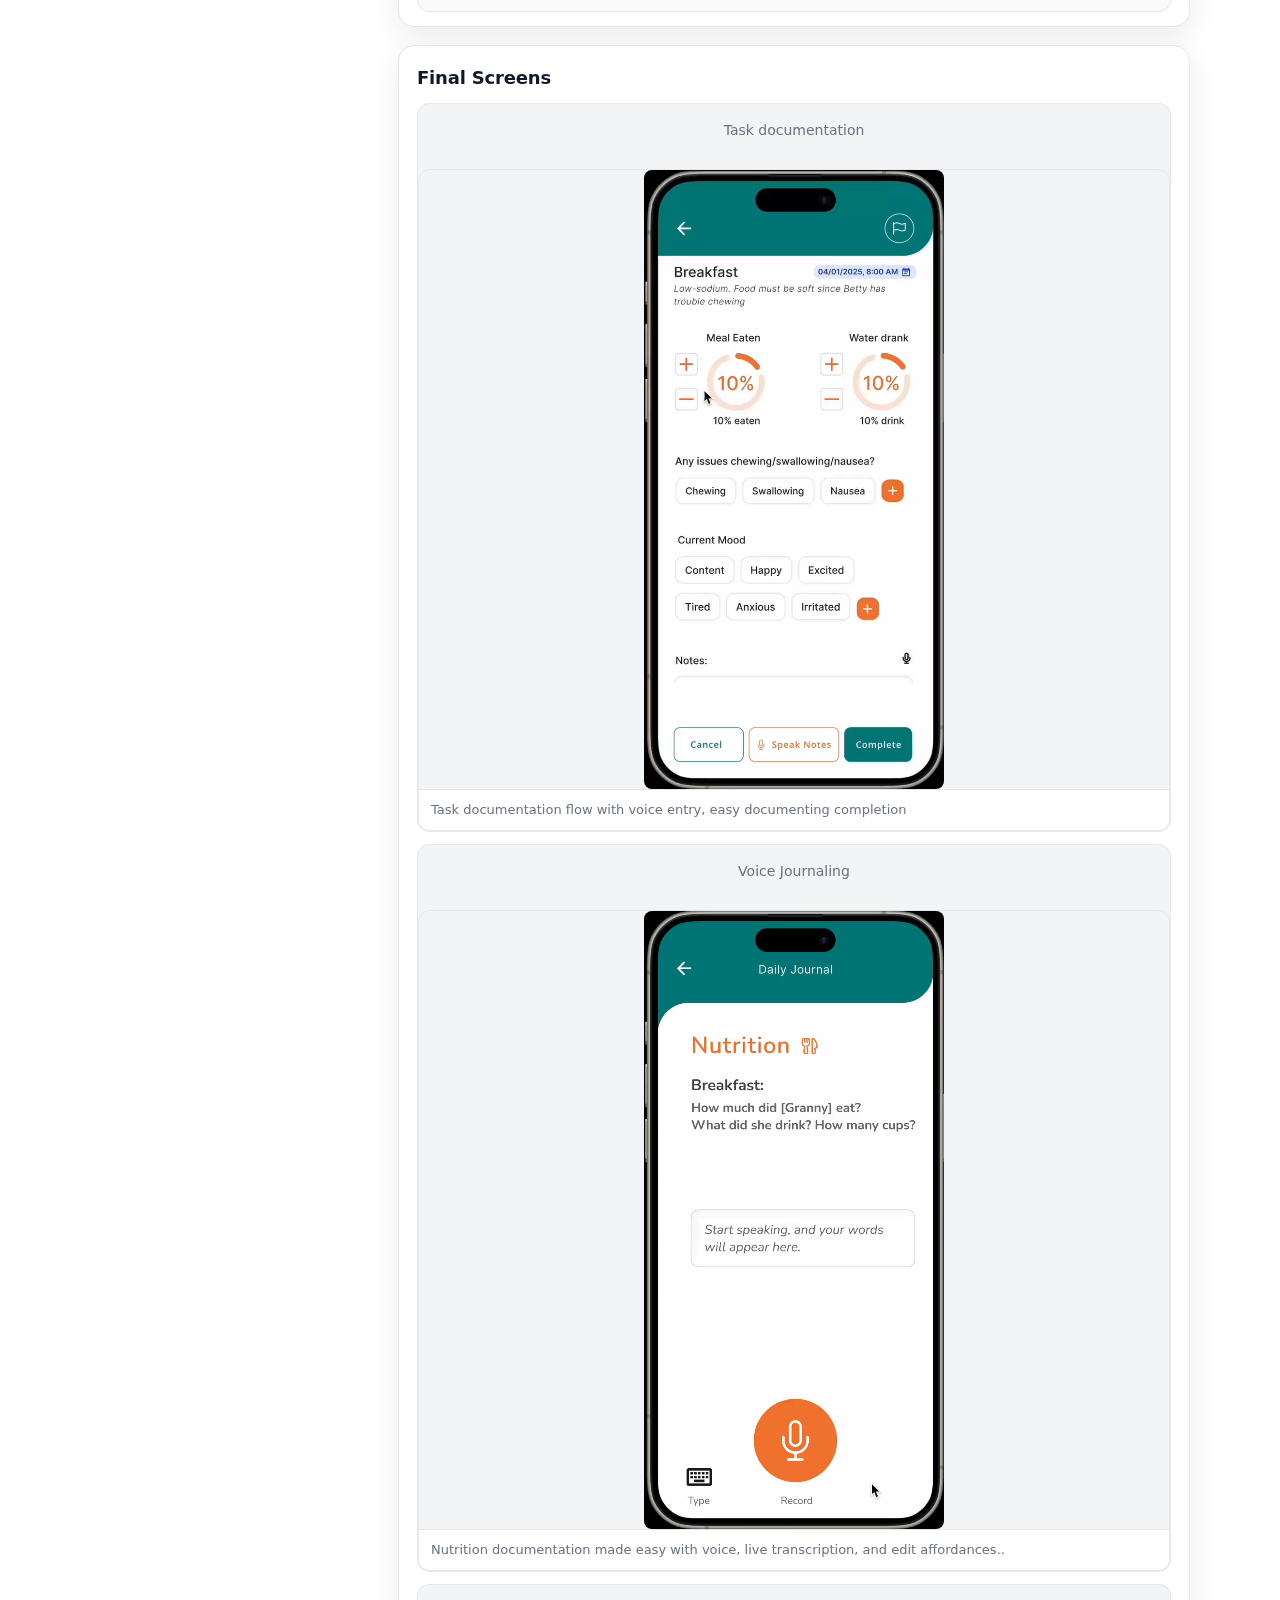
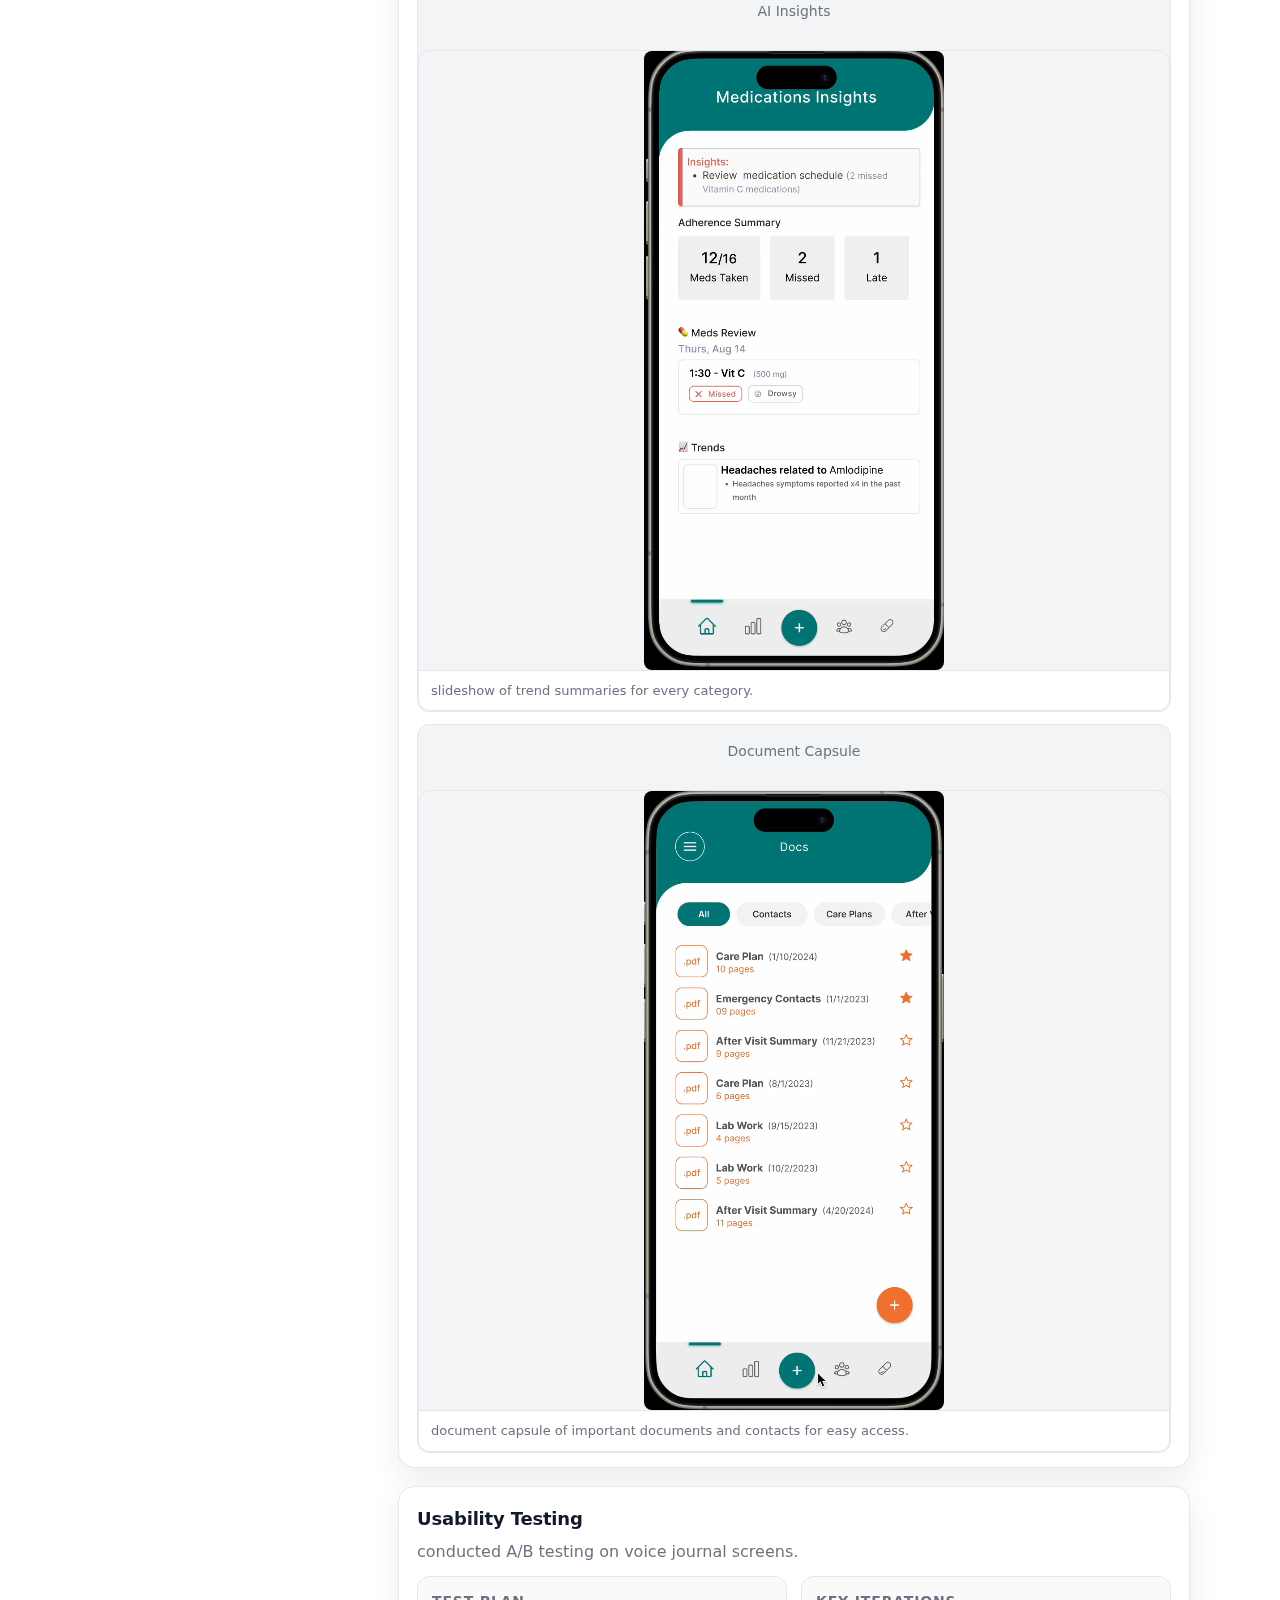
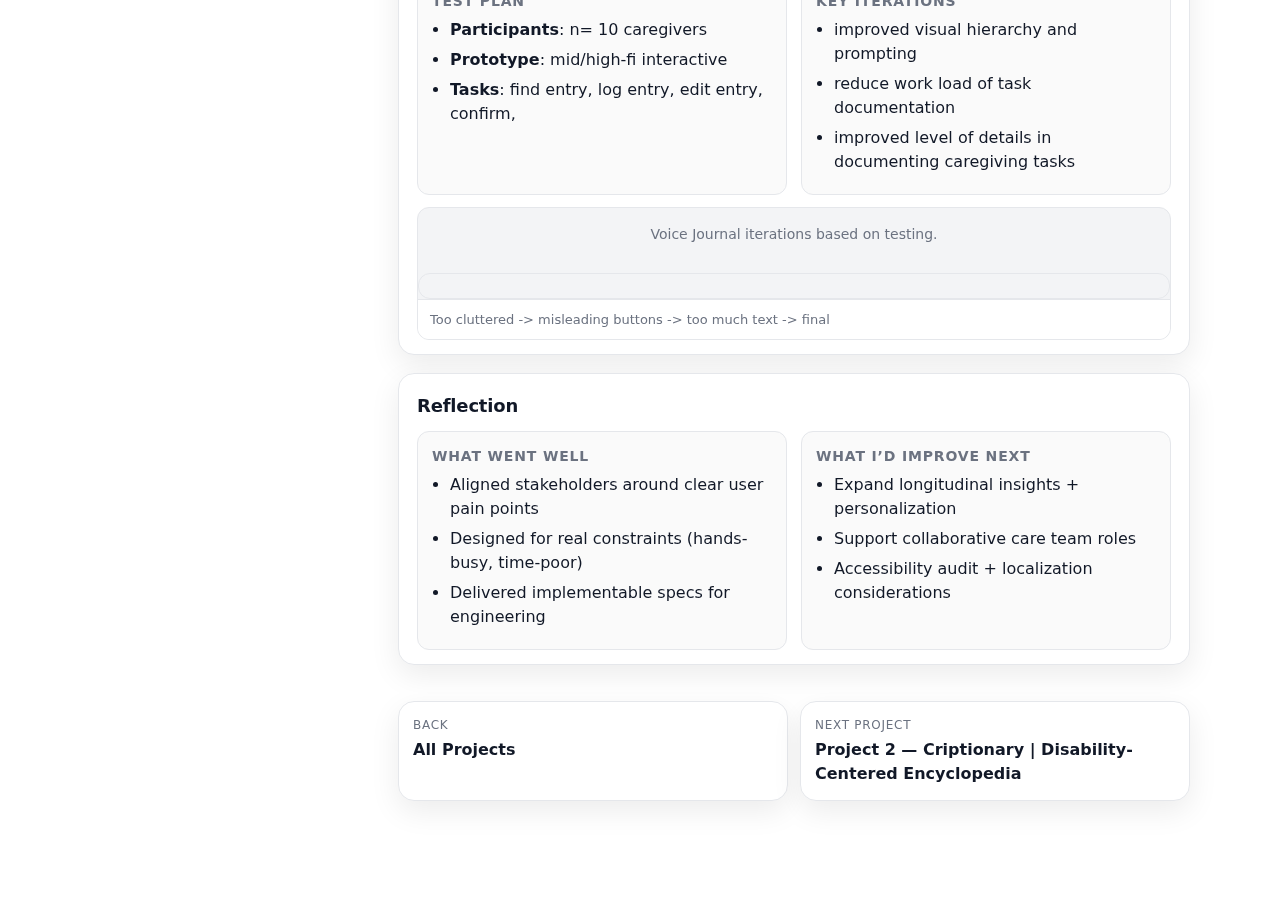
<file: projects/project-1.html>
<!-- /projects/project-1.html -->
<!doctype html>
<html lang="en">
<head>
  <meta charset="utf-8" />
  <meta name="viewport" content="width=device-width,initial-scale=1" />
  <title>Project 1: AI-assisted Eldercare | Case Study</title>
  <meta name="description" content="Case study: AI-assisted eldercare app — from research to usability testing and final screens." />
  <link rel="stylesheet" href="../styles.css" />
</head>


<body>
  <!-- Top bar -->
  <header class="topbar" role="banner">
    <div class="container topbar-inner">
      <nav class="crumbs" aria-label="Breadcrumb">
        <a href="../index.html">Home</a>
        <span aria-hidden="true">/</span>
        <a href="../index.html#projects">Projects</a>
        <span aria-hidden="true">/</span>
        <span aria-current="page">Project 1</span>
      </nav>

      <div class="actions" aria-label="Page actions">
        <a class="btn" href="../index.html#projects">All projects</a>
        <!-- <a class="btn primary" href="../contact.html">Hire / Collaborate</a> -->
      </div>
    </div>
  </header>

  <!-- Hero -->
  <section class="hero">
    <div class="container hero-grid">
      <div>
        <h1>Redacted — AI-assisted eldercare</h1>
        <p class="subtitle">
          Designed an all-in-one caregiving app with task management, AI-assisted insights, and real-time monitoring, all to reduce caregiving friction.
        </p>

        <div class="tags" aria-label="Project tags">
          <span class="tag">Mobile App</span>
          <span class="tag">AI</span>
        </div>
      </div>
        <aside class="meta" aria-label="Project overview summary">
          <!-- <dl>
            <dt>Project</dt>
            <dd>AI-powered caregiving documentation system for elderly home care </dd>
          </dl> -->
          <dl>
            <dt>Role</dt>
            <dd>UX/UI Designer</dd>
          </dl>
          <dl>
            <dt>Timeline</dt>
            <dd>10 weeks</dd>
          </dl>
          <dl>
            <dt>Team</dt>
            <dd> CEO, CTO, Marketing coordinator.</dd>
          </dl>
          <dl>
            <dt>Tools</dt>
            <dd>Figma, Wordpress, Canva, Gemini, ChatGPT</dd>
          </dl>
        </aside>
      </div>
    </section>


  <!-- Content layout -->
  <div class="container layout">
    <!-- TOC -->
    <nav class="toc" aria-label="Case study sections">
      <h2>Process</h2>
      <ol>
        <li><a href="#overview">Project Overview</a></li>
        <li><a href="#research">Research</a></li>
        <li><a href="#synthesis">Synthesis</a></li>
        <li><a href="#ideation">Ideation / Exploration</a></li>
        <li><a href="#ia">Information Architecture</a></li>
        <li><a href="#final">Final Screens</a></li>
        <li><a href="#testing">Usability Testing</a></li>
        <li><a href="#reflection">Reflection</a></li>
      </ol>
    </nav>

    <!-- MAIN -->
    <main id="main" tabindex="-1">
      <!-- 1) Project Overview -->
      <section id="overview" aria-labelledby="h-overview">
        <h2 id="h-overview">Project Overview</h2>
        <p class="lede">
          TLDR
        </p>

        <div class="grid-2">
          <div class="callout span-full">
            <h3>Problem</h3>
            <p>
              <ul>
                <li>Caregiving documentation is <b>inconsistent.</b></li>
                <li>Families, caregivers, and clinicians <b>lack shared visibility.</b> </li>
                <li>Early health changes missed, resulting in <b>unmanaged symptoms and preventable hospitalizations.</b></li>
          
              </ul>
               </p>
              </ul>
          </div>
          
          <!-- <div class="callout">
            <h3>Constraints</h3>
            <ul class="checklist">
             
              <li>Non-technical users with varying digital literacy</li>
              <li>Busy, time-constrained users</li>
            </ul>
          </div> -->
          <div class="callout span-full">
            <h3>Solution</h3>
            <ul class="checklist">
              <li>AI-powered caregiving documentation system for home care</li>
              <li>Improve detail in documentation</li>
              <li>Simple, easy to navigate interface</li>
              <li>Validated through usability feedback</li>
            </ul>
          </div>
        </div>
<!-- 
        <figure>
          <div class="img-ph" role="img" aria-label="Hero mockup placeholder">
            Add a high-quality app mockup here (PNG/JPG). Recommended: 1600px wide.
          </div>
          <figcaption>Hero mockup (final UI). Replace placeholder with a real screenshot.</figcaption>
        </figure>
       -->
      </section>

      <!-- 2) Research -->
      <section id="research" aria-labelledby="h-research">
        <h2 id="h-research">Research</h2>
        <p class="lede">
          How we translated user needs into design direction.
        </p>

        <div class="grid-2">
          <div class="callout span-full">
           <h3>Methods</h3>
            <ul class="checklist">
              <li><b>Participants</b>: User interviews at UC Berkeley senior center <b>(n=8) </b></li>
              <li><b>Market research</b>: Current tools are fragmented; caregivers document "as needed", not daily or consistently</li>
              <li><b>Competitors</b>: Caring Village, Vesta Healthcare, Amada Healthcare</li>
            </ul>
          </div>
          <div class="callout">
            <h3> Pain Points </h3>
            <ul>
              <li>Documentation is long, disorganized</li>
              <br><br><li>Caregivers struggle to remember daily responsibilities and rely on cluttered organization ecosystem </li>
              <br><li>Users find it most difficult to identify mediication types and remember intake times.</li>
              <br><li>Users struggle to keep track of important health documents, updates, and changes in health. </li>
            </ul>
          </div>
          <div class="callout">
            <h3> Needs </h3>
            <ul>
              <li>Quick capture for busy caregivers (voice input, templates)</li>
              <br><li>Reduce cognitive load for task tracking</li>
              <br><br><br><li>Simplified UI for users with varying digital literacy</li>
              <br><br><li>Place to store important documents</li>
            </ul>

          </div>
         <div class="callout span-full">
          <h3>Key user quote</h3>
          <p style="margin:0; font-style:italic;">
            “I use <b>reminders </b>for drugs and medications, <b>notes</b> for any side effects, and <b>text messages</b> for the family… it is hard to keep track of when things happened and even what happened that day… There is just <b>too much information.</b>”
          </p>
        </div>
        </div>
        

      </section>

      <!-- 3) Synthesis -->
      <section id="synthesis" aria-labelledby="h-synthesis">
        <h2 id="h-synthesis">Synthesis</h2>
        <p class="lede">
          Convert raw inputs into clear product direction: themes, jobs-to-be-done, and prioritization.
        </p>

        <div class="grid-2">
          <div class="callout">
            <h3>Themes</h3>
            <ul class="checklist">
              <li><b>Fragmented tools:</b> tasks, meds, notes spread across apps and chats</li>
              <li><b>Cognitive Overload:</b> caregiving is exhausting, pre-existing tools add burden on top.</li>
              <li><b>No centralized health narrative </b>or trend-tracking: hard to prep for doctor visits; </li>
            </ul>
          </div>
          <div class="callout">
            <h3>Design Principles</h3>
            <ul class="checklist">
              <li><b>Voice note-taking</b> as an option</li>
              <li>Simple, straightforward UI</li>
              <li><b>AI surface insights</b> and pattern trends to be reviewed with healthcare professionals.</li>
            </ul>
          </div>
        </div>

        <figure class = img>
          <img src="../img/project-1/journey-map.png" alt="User Journey App showing actions, phases, opportunities, and emotions from user research" loading ="lazy">
        <figcaption>User Journey Map showing actions, phases, opportunities, and emotions from user research</figcaption>
        </figure>

        <figure class = img>
          <img src="../img/project-1/features.png" alt="App Features, designed from user needs" loading ="lazy">
        <figcaption>Features showing features of app: voice feature, AI Insights, Document Capsule</figcaption>
        </figure>
      </section>

      <!-- 4) Ideation / Exploration -->
      <section id="ideation" aria-labelledby="h-ideation">
        <h2 id="h-ideation">Ideation / Exploration</h2>
        <p class="lede">
          Highlight divergent thinking + why you converged on the final direction.
        </p>

        <div class="grid-2">
          <div class="callout">
            <h3>Explored Concepts</h3>
            <ul class="checklist">
              <li>Voice journal with live transcript + edit</li>
              <li>Structured “prompt cards” for care events</li>
              <li>Insights dashboard for trend detection</li>
            </ul>
          </div>
          <div class="callout">
            <h3>Decision Rationale</h3>
            <ul class="checklist">
              <li>Minimized steps for capture</li>
              <li>Improved user confidence via visual feedback</li>
              <li>Balanced structure + flexibility</li>
            </ul>
          </div>
        </div>

         <figure class = img>
          <img src = "../img/project-1/low-fid.png" alt="Low fidelity wireframes showing user flows and interface concepts" loading ="lazy">
        <figcaption>Low-fidelity wireframes showing user flows and interface concepts.</figcaption>
        </figure>

        </section>
        


        <!-- <figure class="figma-figure">
          <div class="figma-wrap" aria-label="Figma embed: Ideation screens" role="group" tabindex="0">
            <iframe 
              style="border: 1px solid rgba(0, 0, 0, 0.1);" 
              width="800" height="450"
              
             src="https://embed.figma.com/design/Cz82F0EKBscGDUDyLCXcgg/Untitled?node-id=0-1&embed-host=share"
             allowfullscreen></iframe>
          </div>
          <figcaption>Figma: Ideation screens (interactive)</figcaption>
        </figure> -->

       

      <!-- 5) Information Architecture -->
      <section id="ia" aria-labelledby="h-ia">
        <h2 id="h-ia">Information Architecture</h2>
        <p class="lede">
         System thinking: navigation, content model, and user flows.
        </p>

        <div class="grid-2">
          <div class="callout">
            <h3>Primary Navigation</h3>
            <ul class="checklist">
              <li>Home / Today</li>
              <li>Journal</li>
              <li>Insights</li>
              <li>Tasks / Care plan</li>
            </ul>
          </div>
          <div class = "callout">
            <h3> Content Structure</h3>
            <ul class="checklist">
              <li>Nutrition</li>
              <li>Medication</li>
              <li> Personal Care</li>
              <li> Activities</li>
              <li> Sleep and Rest</li>
              <li> Assessment </li>
            </ul>
          </div>
          <div class="callout span-full">
            <h3>Core Flows</h3>
            <ul class="checklist">
              <li>Start voice entry → transcript → edit → save</li>
              <li>Review entries → filter/search → share</li>
              <li>Insights → drill down to supporting entries</li>
            </ul>
          </div>
        </div>

        <!-- <figure>
          <div class="img-ph" role="img" aria-label="Site map or user flow diagram placeholder">
            Add a sitemap / IA diagram or key user flow (ideal: 1–2 diagrams).
          </div>
          <figcaption>IA + flows (how users move through the experience).</figcaption>
        </figure>-->
        </section>  


      <!-- 6) Final Screens -->
      <section id="final" aria-labelledby="h-final">
        <h2 id="h-final">Final Screens</h2>
        <p class="lede">
          
        </p>

        <div class="grid">
          <figure>
            <div class="img-ph" role="img" aria-label="Final screen placeholder: Tasks">
              Task documentation 
            </div>
            <figure class="img">
              <video class = "video-demo" muted preload="metadata" aria-label="Demonstration of task documentation flow">
                <source src="../img/project-1/vid/task_documentation.mp4" type="video/mp4">
                Your browser does not support the video tag.
              </video>
              <figcaption>Task documentation flow with voice entry, easy documenting completion</figcaption>
            </figure>
          </figure> 
            

          <figure> 
            <div class="img-ph" role="img" aria-label="Final screen placeholder: Voice journaling">
              Voice Journaling
            </div>

            <figure class="img">
              <video class = "video-demo" muted preload="metadata" aria-label="Demonstration of nutrition voice entry">
                <source src="../img/project-1/vid/nutrition_voice.mp4" type="video/mp4">
              
                Your browser does not support the video tag.
              </video>
              <figcaption>Nutrition documentation made easy with voice, live transcription, and edit affordances..</figcaption>
            </figure>
          </figure>

          <figure>
            <div class="img-ph" role="img" aria-label="Final screen placeholder: Insights">
              AI Insights
            </div>
        
        <figure class="img">
          <video class = "video-demo" muted preload="metadata" aria-label="Demonstration of nutrition voice entry">
            <source src="../img/project-1/vid/insights_scroll.mp4" type="video/mp4">
          
            Your browser does not support the video tag.
          </video>
          <figcaption>slideshow of trend summaries for every category.</figcaption>
        </figure>
      </figure>



      <figure>
        <div class="img-ph" role="img" aria-label="Final screen placeholder: Insights">
          Document Capsule
        </div>
      <figure class="img">
      <video class = "video-demo" muted preload="metadata" aria-label="Demonstration of nutrition voice entry">
        <source src="../img/project-1/vid/document_capsule.mp4" type="video/mp4">
      
        Your browser does not support the video tag.
      </video>
      <figcaption>document capsule of important documents and contacts for easy access.</figcaption>
    </figure>
  </figure>

      

        </div>
          
        </section>
      <!-- 7) Usability Testing -->
      <section id="testing" aria-labelledby="h-testing">
        <h2 id="h-testing">Usability Testing</h2>
        <p class="lede">
          conducted A/B testing on voice journal screens.</p>

        <div class="grid-2">
          <div class="callout">
            <h3>Test Plan</h3>
            <ul class="checklist">
              <li><b>Participants</b>: n= 10 caregivers</li>
              <li><b>Prototype</b>: mid/high-fi interactive</li>
              <li><b>Tasks</b>: find entry, log entry, edit entry, confirm,</li>
            </ul>
          </div>
          <div class="callout">
            <h3>Key Iterations</h3>
            <ul class="checklist">
              <li>improved visual hierarchy and prompting</li>
              <li>reduce work load of task documentation</li>
              <li>improved level of details in documenting caregiving tasks</li>
            </ul>
          </div>
        </div>

        <figure>
          <div class="img-ph" role="img" aria-label="Before-and-after iteration placeholder">
            Voice Journal iterations based on testing.
          </div>
            <figure class = img>
                <img src = "../img/project-1/voice journal revisions.png" alt="design changes of voice journal screen from usability testing feedback" loading ="lazy">
              </figure>
          <figcaption>Too cluttered -> misleading buttons -> too much text -> final</figcaption>
        </figure>
      </section>

      <!-- 8) Reflection -->
      <section id="reflection" aria-labelledby="h-reflection">
        <h2 id="h-reflection">Reflection</h2>
        <p class="lede">
        </p>

        <div class="grid-2">
          <div class="callout">
            <h3>What went well</h3>
            <ul class="checklist">
              <li>Aligned stakeholders around clear user pain points</li>
              <li>Designed for real constraints (hands-busy, time-poor)</li>
              <li>Delivered implementable specs for engineering</li>
            </ul>
          </div>
          <div class="callout">
            <h3>What I’d improve next</h3>
            <ul class="checklist">
              <li>Expand longitudinal insights + personalization</li>
              <li>Support collaborative care team roles</li>
              <li>Accessibility audit + localization considerations</li>
            </ul>
          </div>
        </div>
      </section>

      <!-- Footer navigation (optional, but recruiter-friendly) -->
      <div class="footer-nav" aria-label="Project navigation">
        <a href="../index.html#projects">
          <div class="label">Back</div>
          <div class="title">All Projects</div>
        </a>
        <a href="project-2.html">
          <div class="label">Next project</div>
          <div class="title">Project 2 — Criptionary | Disability-Centered Encyclopedia</div>
        </a>
      </div>
    </main>
  </div>

  <script src="../script.js"></script>

</body>
</html>
</file>
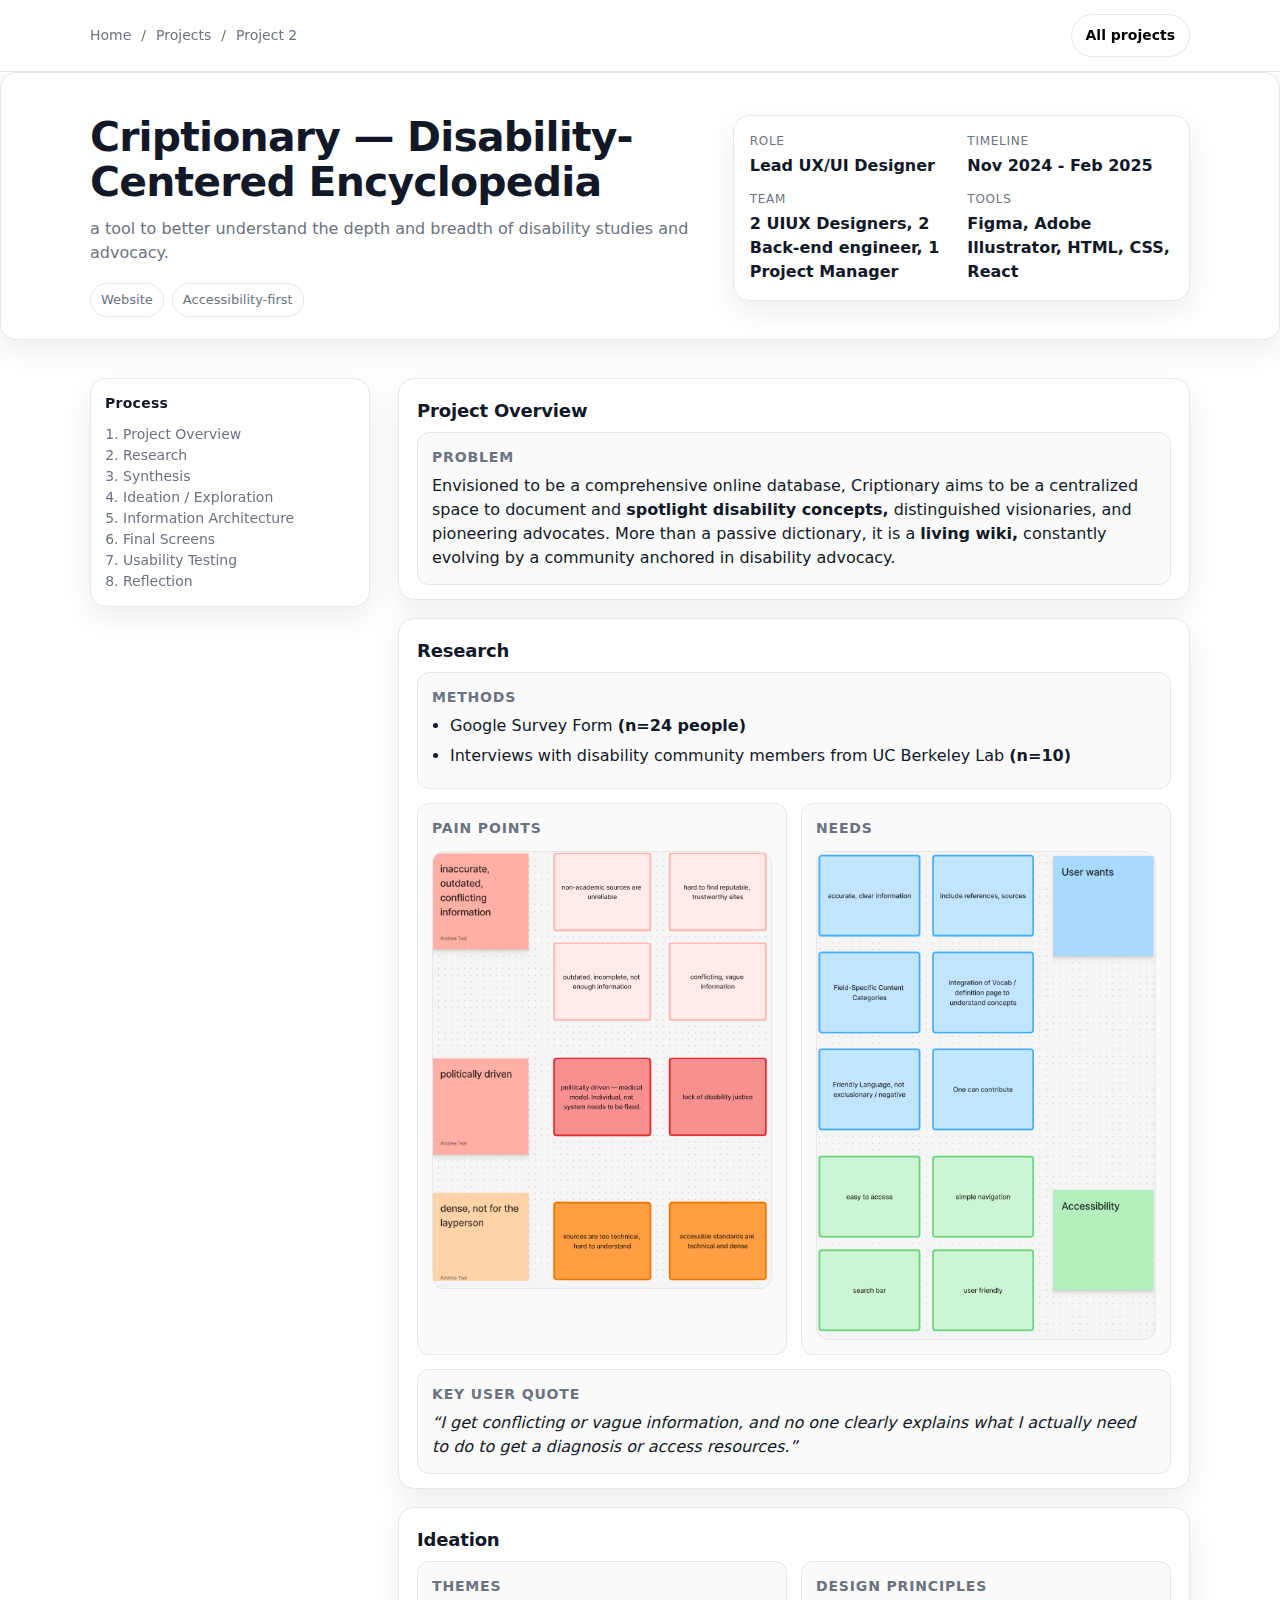
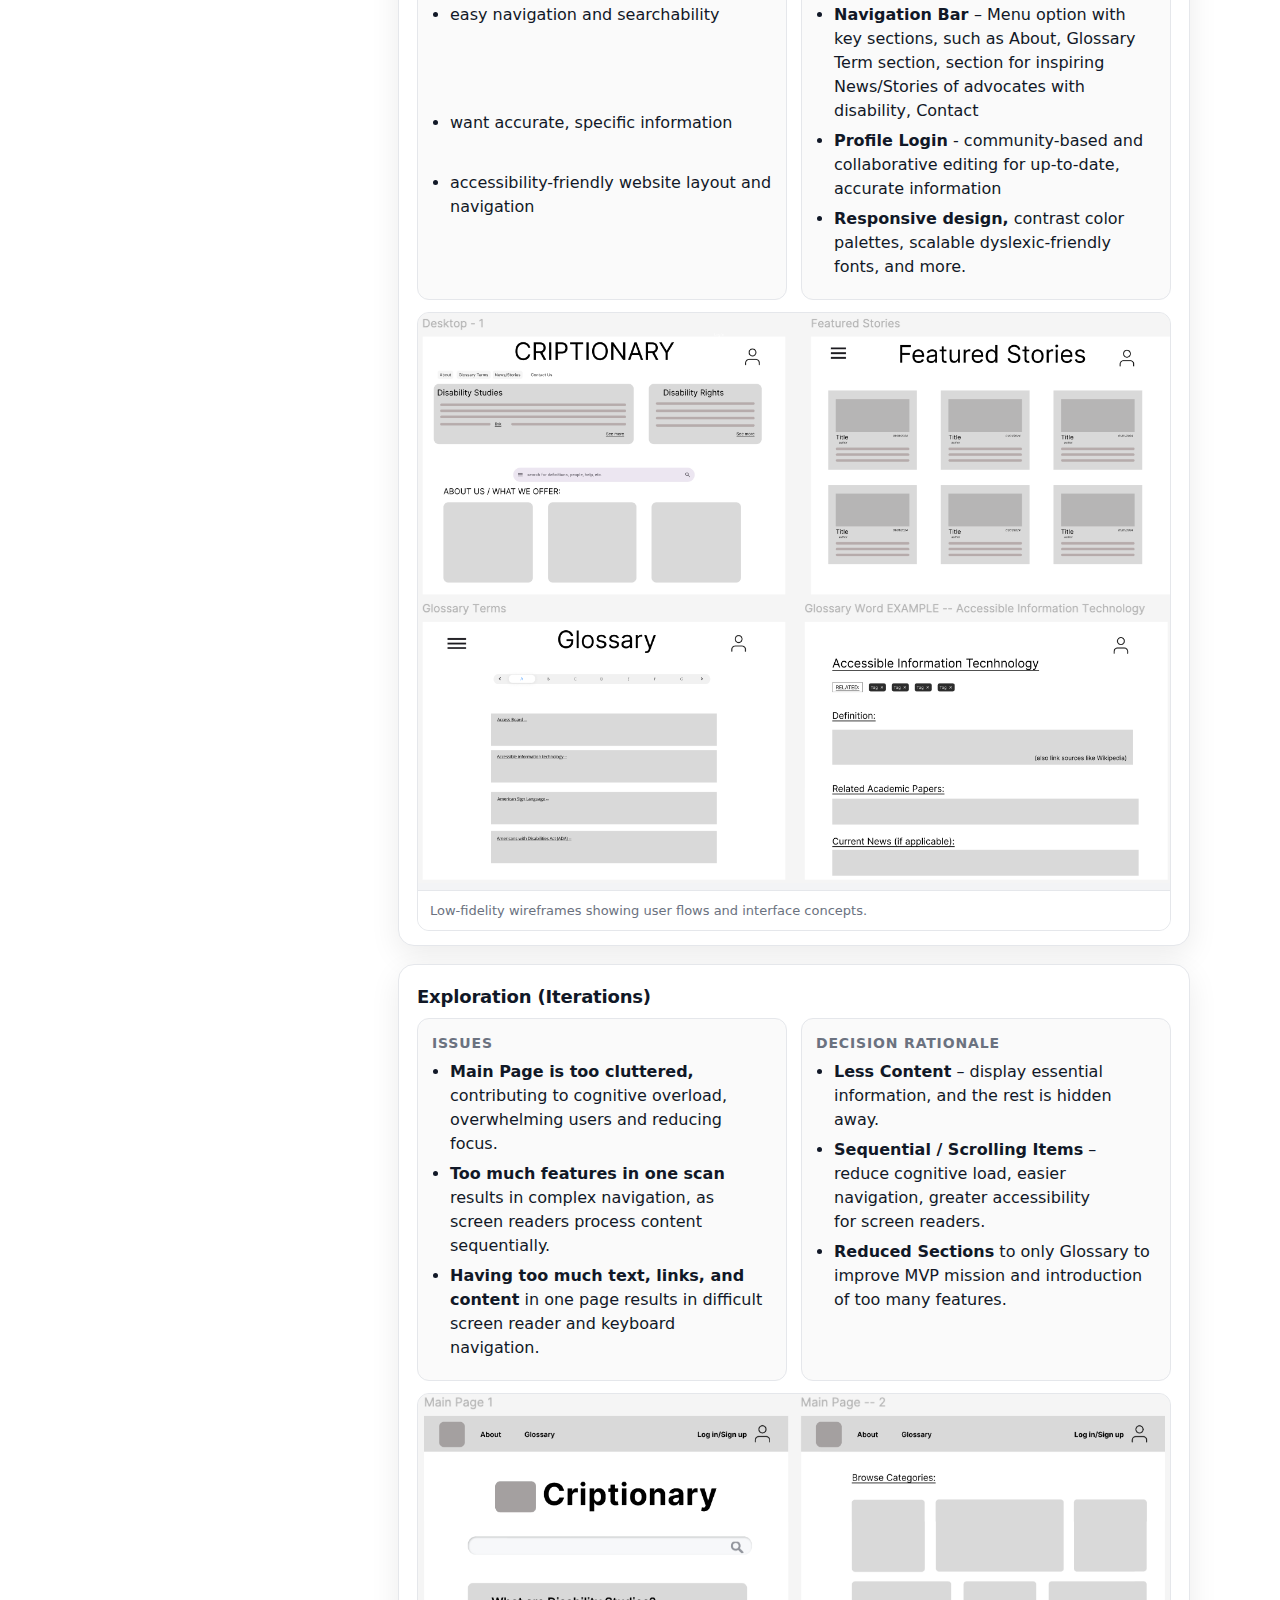
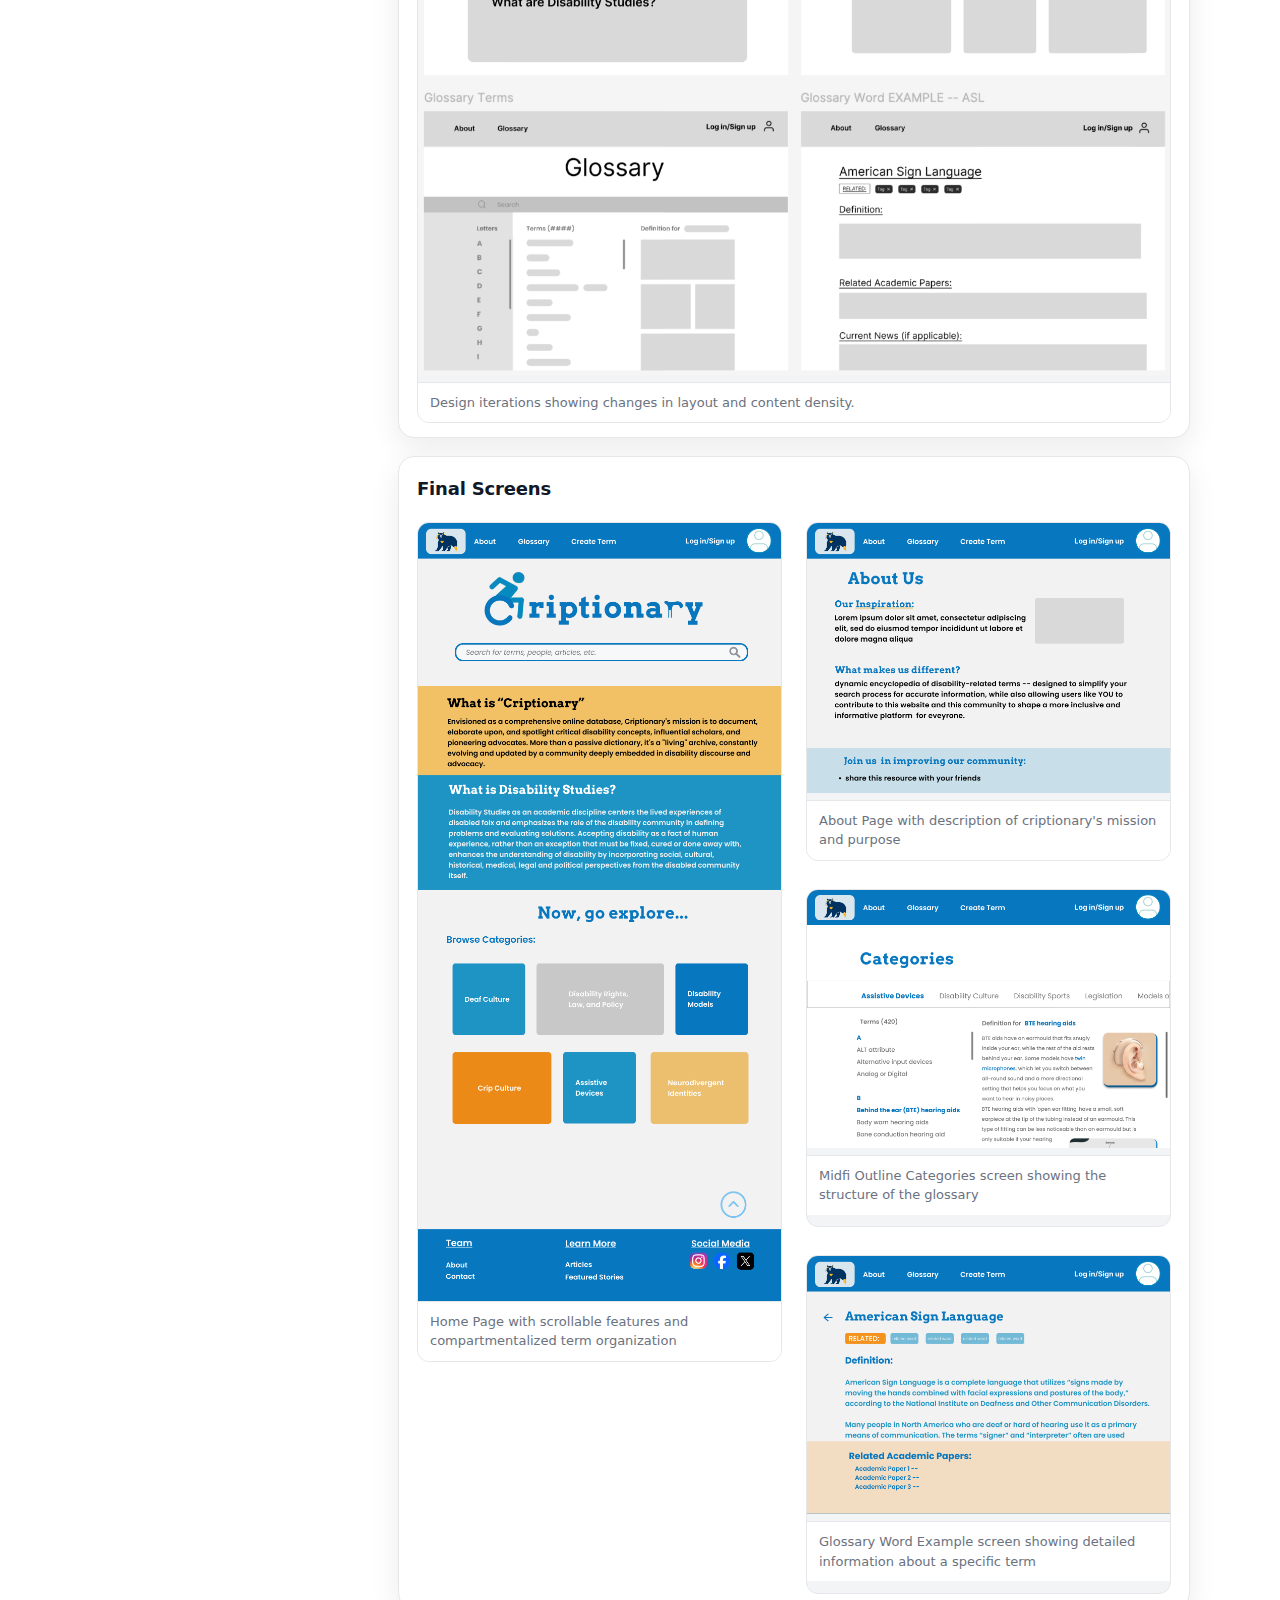
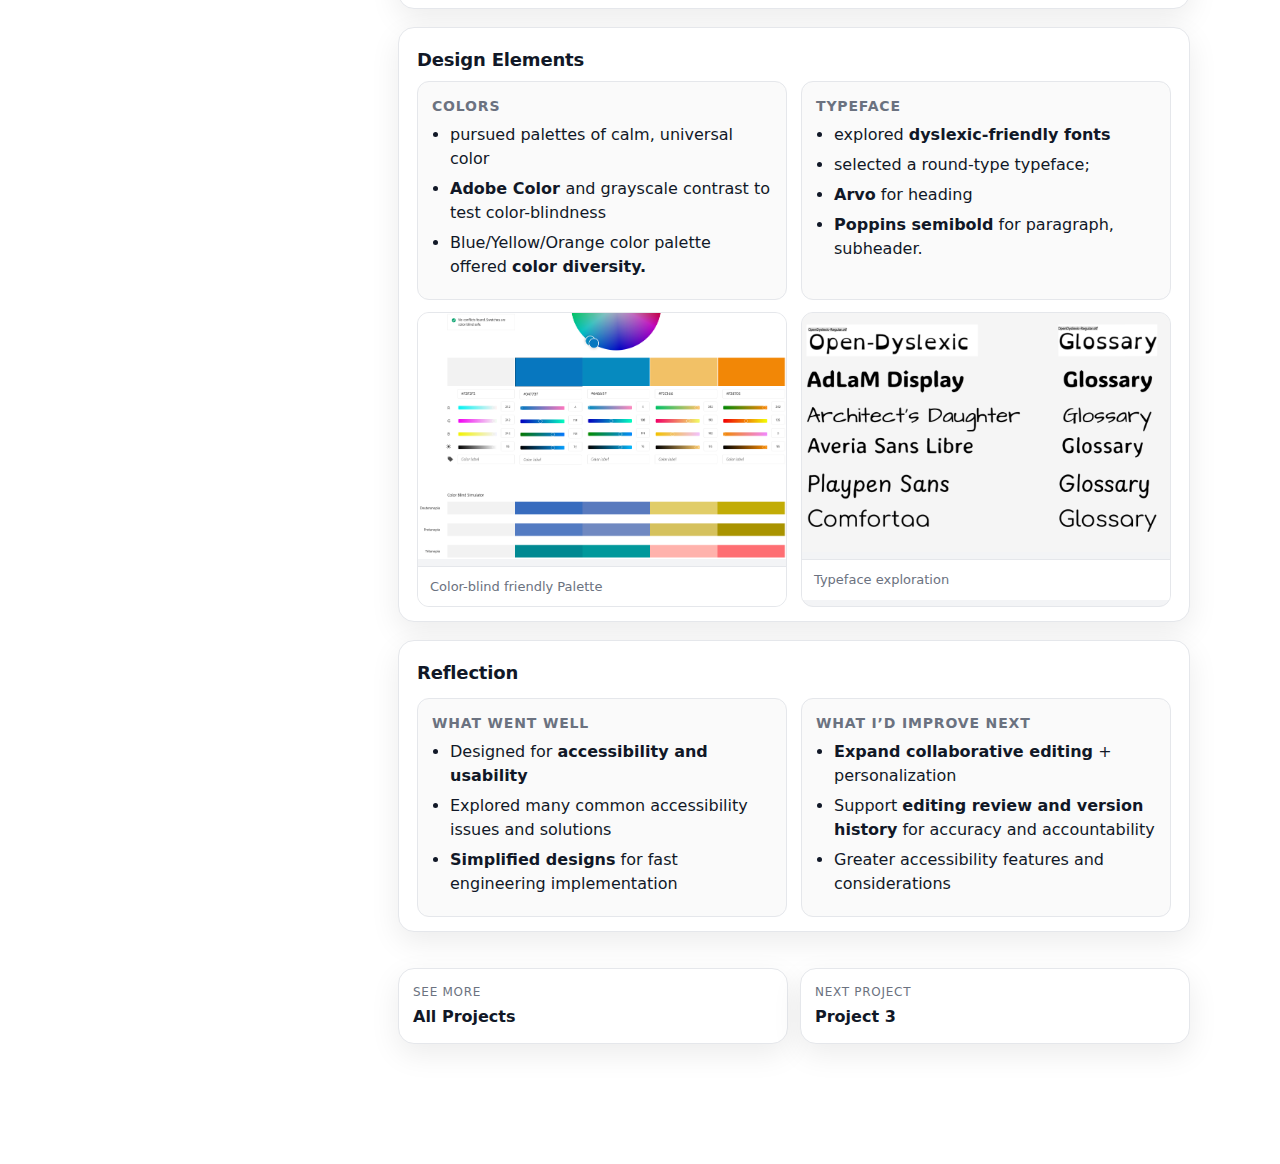
<file: projects/project-2.html>
<!doctype html>
<html lang="en">
<head>
  <meta charset="utf-8" />
  <meta name="viewport" content="width=device-width,initial-scale=1" />
  <title>Project 2: Disability-Centered Encyclopedia| Case Study</title>
  <meta name="description" content="Case study: Disability-centered encyclopedia — from research to usability testing and final screens." />
  <link rel="stylesheet" href="../styles.css" />
</head>


<body>
  <!-- Top bar -->
  <header class="topbar" role="banner">
    <div class="container topbar-inner">
      <nav class="crumbs" aria-label="Breadcrumb">
        <a href="../index.html">Home</a>
        <span aria-hidden="true">/</span>
        <a href="../index.html#projects">Projects</a>
        <span aria-hidden="true">/</span>
        <span aria-current="page">Project 2</span>
      </nav>

      <div class="actions" aria-label="Page actions">
        <a class="btn" href="../index.html#projects">All projects</a>

      </div>
    </div>
  </header>

  <!-- Hero -->
  <section class="hero">
    <div class="container hero-grid">
      <div>
        <h1>Criptionary — Disability-Centered Encyclopedia</h1>
        <p class="subtitle">
           a tool to better understand the depth and breadth of disability studies and advocacy. </p>

        <div class="tags" aria-label="Project tags">
          <span class="tag">Website</span>
          <span class="tag">Accessibility-first</span>
        </div>
      </div>
        <aside class="meta" aria-label="Project overview summary">
          <!-- <dl>
            <dt>Project</dt>
            <dd>AI-powered caregiving documentation system for elderly home care </dd>
          </dl> -->
          <dl>
            <dt>Role</dt>
            <dd>Lead UX/UI Designer</dd>
          </dl>
          <dl>
            <dt>Timeline</dt>
            <dd>Nov 2024 - Feb 2025</dd>
          </dl>
          <dl>
            <dt>Team</dt>
            <dd>2 UIUX Designers, 2 Back-end engineer, 1 Project Manager</dd>
          </dl>
          <dl>
            <dt>Tools</dt>
            <dd>Figma, Adobe Illustrator, HTML, CSS, React</dd>
          </dl>
        </aside>
      </div>
    </section>


  <!-- Content layout -->
  <div class="container layout">
    <!-- TOC -->
    <nav class="toc" aria-label="Case study sections">
      <h2>Process</h2>
      <ol>
        <li><a href="#overview">Project Overview</a></li>
        <li><a href="#research">Research</a></li>
        <li><a href="#synthesis">Synthesis</a></li>
        <li><a href="#ideation">Ideation / Exploration</a></li>
        <li><a href="#ia">Information Architecture</a></li>
        <li><a href="#final">Final Screens</a></li>
        <li><a href="#testing">Usability Testing</a></li>
        <li><a href="#reflection">Reflection</a></li>
      </ol>
    </nav>

    <!-- MAIN -->
    <main id="main" tabindex="-1">
      <!-- 1) Project Overview -->
      <section id="overview" aria-labelledby="h-overview">
        <h2 id="h-overview">Project Overview</h2>
        <div class="grid-2">
          <div class="callout span-full">
            <h3>Problem</h3>
            <p>
                Envisioned to be a comprehensive online database, Criptionary aims to be a centralized space to document and <b>spotlight disability concepts,</b> distinguished visionaries, and pioneering advocates. 
                More than a passive dictionary, it is a <b>living wiki,</b> constantly evolving by a community anchored in disability advocacy. 

            </p>
            
          </div>
          
      </section>

      <!-- 2) Research -->
      <section id="research" aria-labelledby="h-research">
        <h2 id="h-research">Research</h2>
        <div class="grid-2">
          <div class="callout span-full">
           <h3>Methods</h3>
            <ul class="checklist">
                <li>Google Survey Form <b>(n=24 people)</b></li>
                <li>Interviews with disability community members from UC Berkeley Lab <b>(n=10)</b></li>
            </ul>
          </div>
          <div class="callout">
            <h3> Pain Points </h3>
            <figure class = img>
              <img src="../img/project-2/user_issues.png" alt="Key pain points from user research" loading ="lazy">
            </figure>
          </div>
          <div class="callout">
            <h3> Needs </h3>
             <figure class = img>
              <img src="../img/project-2/user_wants2.png" alt="Key needs from user research" loading ="lazy">
            </figure>
          </div>
         <div class="callout span-full">
          <h3>Key user quote</h3>
          <p style="margin:0; font-style:italic;">
            “I get conflicting or vague information, and no one clearly explains what I actually need to do to get a diagnosis or access resources.”</p>
        </div>
        </div>
        

      </section>

     
      <section id="ideation" aria-labelledby="h-idea">
        <h2 id="h-idea">Ideation</h2>
      

        <div class="grid-2">
          <div class="callout">
            <h3>Themes</h3>
            <ul class="checklist">
              <li>easy navigation and searchability</li>
              <br><br><br><li>want accurate, specific information</li>
              <br><li> accessibility-friendly website layout and navigation</li>
              
            </ul>
          </div>
          <div class="callout">
            <h3>Design Principles</h3>
            <ul class="checklist">
              <li><b>Navigation Bar </b>– Menu option with key sections, such as About, Glossary Term section, section for inspiring News/Stories of advocates with disability, Contact</li>
              <li><b>Profile Login</b> - community-based and collaborative editing for up-to-date, accurate information</li>
              <li><b>Responsive design,</b> contrast color palettes, scalable dyslexic-friendly fonts, and more.</li>
            </ul>
          </div>
        </div>

        <figure class = img>
          <img src="../img/project-2/low2.png" alt="Low-fidelity wireframes showing user flows and interface concepts" loading ="lazy">
          <figcaption>Low-fidelity wireframes showing user flows and interface concepts.</figcaption>
        </figure>
        </section>


      <section id="Explore" aria-labelledby="h-explore">
        <h2 id="h-explore">Exploration (Iterations)</h2>
       
        <div class="grid-2">
          <div class="callout">
            <h3>Issues</h3>
            <ul class="checklist">
              <li><b>Main Page is too cluttered,</b>  contributing to cognitive overload, overwhelming users and reducing focus.  </li>
              <li><b>Too much features in one scan </b> results in complex navigation, as screen readers process content sequentially. </li>
              <li><b>Having too much text, links, and content</b> in one page results in difficult  screen reader and keyboard navigation. </li>
            </ul>
          </div>
          <div class="callout">
            <h3>Decision Rationale</h3>
            <ul class="checklist">
              <li><b>Less Content</b> – display essential information, and the rest is hidden away. </li>
              <li><b>Sequential / Scrolling Items</b> – reduce cognitive load, easier navigation, greater accessibility for screen readers.  </li>
              <li><b>Reduced Sections</b> to only Glossary to improve MVP mission and introduction of too many features.  </li>
            </ul>
          </div>
        </div>

         <figure class = img>
          <img src = "../img/project-2/iterations.png" alt="design iterations showing changes in layout and content density" loading ="lazy">
          <figcaption>Design iterations showing changes in layout and content density.</figcaption>
        </figure>

        </section>
        

<!--        

      5) Information Architecture 
      <section id="ia" aria-labelledby="h-ia">
        <h2 id="h-ia">Information Architecture</h2>
        <p class="lede">
         System thinking: navigation, content model, and user flows.
        </p>

        <div class="grid-2">
          <div class="callout">
            <h3>Primary Navigation</h3>
            <ul class="checklist">
              <li>Home / Today</li>
              <li>Journal</li>
              <li>Insights</li>
              <li>Tasks / Care plan</li>
            </ul>
          </div>
          <div class = "callout">
            <h3> Content Structure</h3>
            <ul class="checklist">
              <li>Nutrition</li>
              <li>Medication</li>
              <li> Personal Care</li>
              <li> Activities</li>
              <li> Sleep and Rest</li>
              <li> Assessment </li>
            </ul>
          </div>
          <div class="callout span-full">
            <h3>Core Flows</h3>
            <ul class="checklist">
              <li>Start voice entry → transcript → edit → save</li>
              <li>Review entries → filter/search → share</li>
              <li>Insights → drill down to supporting entries</li>
            </ul>
          </div>
        </div> -->

        <!-- <figure>
          <div class="img-ph" role="img" aria-label="Site map or user flow diagram placeholder">
            Add a sitemap / IA diagram or key user flow (ideal: 1–2 diagrams).
          </div>
          <figcaption>IA + flows (how users move through the experience).</figcaption>
        </figure>
    </section> 
        -->
         


      <!-- 6) Final Screens -->
      <section id="final" aria-labelledby="h-final">
        <h2 id="h-final">Final Screens</h2>
       
        <div class="split-grid">
            <div class="left-image">
                <figure class = img>
                    <img src = "../img/project-2/Main Page.png" alt="Home Page final screen showing task tracking and shared visibility" loading ="lazy">
                    <figcaption>Home Page with scrollable features and compartmentalized term organization</figcaption>
                </figure>
             </div>
            <div class="right-boxes">
            
                <figure class = img>
                    <img src = "../img/project-2/About Page.png" alt="About Page screen describing criptionary's mission and purpose" loading ="lazy">
                    <figcaption>About Page with description of criptionary's mission and purpose</figcaption>
                </figure> 
                <figure class = img>
                    <img src = "../img/project-2/Midfi Outline Categories.png" alt="Midfi Outline Categories screen showing the structure of the glossary" loading ="lazy">
                    <figcaption>Midfi Outline Categories screen showing the structure of the glossary</figcaption>
                </figure> 
                <figure class = img>
                        <img src = "../img/project-2/Glossary Word EXAMPLE -- Accessible Information Technology.png" alt="Glossary Word Example screen showing detailed information about a specific term" loading ="lazy">
                        <figcaption>Glossary Word Example screen showing detailed information about a specific term</figcaption>
                    </figure>
            </div>
        </div>
        </section>


      <!-- 8) Design Elements -->
      <section id="de" aria-labelledby="h-de">
        <h2 id="h-de">Design Elements</h2>

        <div class="grid-2">
        
          <div class="callout">
            <h3>Colors</h3>
            <ul class="checklist">
              <li>pursued palettes of calm, universal color </li>
              <li><b>Adobe Color </b> and grayscale contrast to test color-blindness</li>
              <li>Blue/Yellow/Orange color palette offered <b> color diversity. </b></li>
            </ul>
          </div>
          <div class="callout">
            <h3>Typeface</h3>
            <ul class="checklist">
             <li>explored <b>dyslexic-friendly fonts</b></li>
             <li>selected a round-type typeface;</li>
             <li><b>Arvo</b> for heading </li>
             <li><b>Poppins semibold</b> for paragraph, subheader.</li>
            </ul>
          </div>
        </div>
          <div class="grid-2">
                <figure class = img>
                    <img src = "../img/project-2/co.png" alt="color-blind friendly palette showing blue, yellow, and orange colors" loading ="lazy">
                    <figcaption>Color-blind friendly Palette</figcaption>
                </figure>

                <figure class = img>
                <img src = "../img/project-2/typeface.png" alt="typeface exploration">
                <figcaption>Typeface exploration</figcaption>
                </figure>
            </div>
      </section>
     
      <!-- 8) Reflection -->
      <section id="reflection" aria-labelledby="h-reflection">
        <h2 id="h-reflection">Reflection</h2>
        <p class="lede">
        </p>

        <div class="grid-2">
          <div class="callout">
            <h3>What went well</h3>
            <ul class="checklist">
              <li>Designed for <b>accessibility and usability</b></li>
              <li>Explored many common accessibility issues and solutions</li>
              <li><b>Simplified designs</b> for fast engineering implementation</li>
            </ul>
          </div>
          <div class="callout">
            <h3>What I’d improve next</h3>
            <ul class="checklist">
              <li><b>Expand collaborative editing</b> + personalization</li>
              <li>Support <b>editing review and version history</b> for accuracy and accountability</li>
              <li>Greater accessibility features and considerations</li>
            </ul>
          </div>
        </div>
      </section>

      <!-- Footer navigation (optional, but recruiter-friendly) -->
      <div class="footer-nav" aria-label="Project navigation">

        <a href="../index.html#projects">
          <div class="label"> See More </div>
          <div class="title">All Projects</div>
        </a>

        <a href="project-3.html">
          <div class="label"> Next project</div>
          <div class="title">Project 3</div>
        </a>
      </div>
    </main>
  </div>
</body>
</html>
</file>
<file: styles.css>
*,
*::before,
*::after { box-sizing: border-box; }

html:focus-within { scroll-behavior: smooth; }

body {
  margin: 0;
  font-family: system-ui, -apple-system, Segoe UI, Roboto, Arial, sans-serif;
  line-height: 1.55;
  color: #111;
  background: #fff;
}

img { max-width: 100%; height: auto; }

a { color: inherit; text-decoration-thickness: 2px; text-underline-offset: 3px; }
a:hover { text-decoration: none; }

:focus-visible {
  outline: 3px solid #111;
  outline-offset: 3px;
}

/* Screen-reader only */
.sr-only {
  position: absolute;
  width: 1px; height: 1px;
  padding: 0; margin: -1px;
  overflow: hidden; clip: rect(0, 0, 0, 0);
  white-space: nowrap; border: 0;
}

/* Skip link */
.skip-link {
  position: absolute;
  left: 0.75rem;
  top: 0.75rem;
  padding: 0.6rem 0.9rem;
  background: #fff;
  border: 2px solid #111;
  transform: translateY(-200%);
  transition: transform 120ms ease;
  z-index: 999;
}
.skip-link:focus { transform: translateY(0); }

/* =========
   Layout
   ========= */
.container {
  width: min(1100px, calc(100% - 2rem));
  margin: 0 auto;
}

.section {
  padding: 3.25rem 0;
}

.section-head {
  margin-bottom: 1.25rem;
}

.two-col {
  display: grid;
  gap: 1.25rem;
}

/* Mobile-first: stack */
@media (min-width: 860px) {
  .two-col {
    grid-template-columns: 1.25fr 0.75fr;
    align-items: start;
  }
}

/* =========
   Header / Nav
   ========= */
.site-header {
  position: sticky;
  top: 0;
  background: rgba(255,255,255,0.92);
  backdrop-filter: blur(8px);
  border-bottom: 1px solid #e7e7e7;
  z-index: 50;
}

.header-inner {
  display: flex;
  align-items: center;
  justify-content: space-between;
  padding: 0.9rem 0;
  gap: 1rem;
}

.brand {
  display: inline-flex;
  align-items: center;
  gap: 0.55rem;
  text-decoration: none;
  font-weight: 700;
}

.brand-mark {
  display: inline-grid;
  place-items: center;
  width: 32px; height: 32px;
  border: 2px solid #111;
  border-radius: 10px;
  font-size: 14px;
}

.nav-toggle {
  display: inline-flex;
  align-items: center;
  justify-content: center;
  width: 44px; height: 44px;
  border: 2px solid #111;
  border-radius: 12px;
  background: #fff;
  cursor: pointer;
}

.site-nav { display: none; }

.site-nav.open { display: block; }

.nav-list {
  list-style: none;
  padding: 0;
  margin: 0.75rem 0 0;
  display: grid;
  gap: 0.25rem;
}

.nav-list a {
  display: block;
  padding: 0.6rem 0.75rem;
  border-radius: 12px;
  text-decoration: none;
}
.nav-list a:hover { background: #f2f2f2; }

@media (min-width: 860px) {
  .nav-toggle { display: none; }
  .site-nav { display: block; }
  .nav-list {
    margin: 0;
    display: flex;
    align-items: center;
    gap: 0.25rem;
  }
}

/* =========
   Hero
   ========= */
.hero {
  padding-top: 3rem;
}

.hero-grid {
  display: grid;
  gap: 1.5rem;
  align-items: start;
}

@media (min-width: 860px) {
  .hero-grid {
    grid-template-columns: 1.25fr 0.75fr;
    align-items: center;
  }
}

.lead { font-size: 1.08rem; max-width: 60ch; }
.muted { color: #3b3b3b; }
.small { font-size: 0.95rem; }

.hero-cta {
  display: flex;
  flex-wrap: wrap;
  gap: 0.75rem;
  margin: 1rem 0 1.25rem;
}

.quick-facts {
  list-style: none;
  padding: 0;
  margin: 0;
  display: grid;
  gap: 0.35rem;
}

.hero-card {
  width: 80%;

  border: 2px solid #66c8f6;
  border-radius: 18px;
  padding: 1rem;
  background: #fff;
}

.avatar {
  width: 100%;
  border-radius: 20px;
  border: 2px solid #a3cbdd;
  background: linear-gradient(135deg, #f2f2f2, #e7e7e7);
  margin-bottom: 0.75rem;
}

/* =========
   Components
   ========= */
.card {
  border: 1px solid #e7e7e7;
  border-radius: 16px;
  padding: 1rem;
  background: #fff;
}

.card-title {
  margin-top: 0;
  margin-bottom: 0.5rem;
}

.divider {
  height: 1px;
  background: #e7e7e7;
  margin: 1rem 0;
}

.btn {
  display: inline-flex;
  align-items: center;
  justify-content: center;
  border: 2px solid #111;
  background: #111;
  color: #fff;
  padding: 0.7rem 1rem;
  border-radius: 14px;
  text-decoration: none;
  font-weight: 650;
  cursor: pointer;
}
.btn:hover { filter: brightness(0.92); }
.btn:active { transform: translateY(1px); }

.btn-ghost {
  background: transparent;
  color: #111;
}
.btn-ghost:hover { background: #f2f2f2; }

.btn-small {
  padding: 0.5rem 0.75rem;
  border-radius: 12px;
  font-size: 0.95rem;
}

.disabled {
  opacity: 0.6;
  pointer-events: none;
}

/* Lists */
.bullets { padding-left: 1.1rem; }
.pill-list {
  list-style: none;
  padding: 0;
  margin: 0;
  display: flex;
  flex-wrap: wrap;
  gap: 0.45rem;
}
.pill-list li {
  border: 1px solid #d8d8d8;
  border-radius: 999px;
  padding: 0.35rem 0.6rem;
  background: #fafafa;
}

.link-list { list-style: none; padding: 0; margin: 0; display: grid; gap: 0.35rem; }

/* =========
   Projects grid
   ========= */
.projects-grid {
  display: grid;
  gap: 1.5rem;
  grid-template-columns: 1fr;
  /* repeat(3, 1fr); */
  margin-top: 1rem;
}

@media (min-width: 760px) {
  .projects-grid { grid-template-columns: 1fr; }
}

@media (min-width: 1220px) {
  .projects-grid { grid-template-columns: repeat(2, 1fr); }
}

.project-card {
  border: 1px solid #e7e7e7;
  border-radius: 16px;
  overflow: hidden;
  background: #fff;
  display: grid;
  grid-template-rows: auto 1fr;
}

.project-media {
  width: 100%;
  aspect-ratio: 16 / 9;
  background: linear-gradient(135deg, #f2f2f2, #e7e7e7);
  border-bottom: 1px solid #e7e7e7;
  object-fit: cover;
  overflow:hidden;
}

.project-body { padding: 1.25rem; }

.project-title { margin: 0 0 0.35rem; font-size: 1.05rem; }

.project-desc { margin: 0 0 0.75rem; color: #2a2a2a; }

.project-tags {
  list-style: none;
  padding: 0; margin: 0 0 0.9rem;
  display: flex; flex-wrap: wrap; gap: 0.35rem;
}
.project-tags li {
  font-size: 0.9rem;
  border: 1px solid #d8d8d8;
  border-radius: 999px;
  padding: 0.25rem 0.55rem;
  background: #fafafa;
}

.project-link {
  text-decoration:none;
  display: flex;
  flex-wrap: wrap;
  gap: 0.5rem;
}
.project-card a {
  text-decoration: none;
}

.project-card a:hover {
  text-decoration: none;
}


/* =========
   Form
   ========= */
.form .field { display: grid; gap: 0.35rem; margin-bottom: 0.85rem; }
label { font-weight: 650; }

input, textarea {
  width: 100%;
  padding: 0.7rem 0.8rem;
  border-radius: 12px;
  border: 1px solid #cfcfcf;
  font: inherit;
}
input:focus-visible, textarea:focus-visible {
  outline: 3px solid #111;
  outline-offset: 2px;
}

.note { margin-top: 1rem; }

/* =========
   Footer
   ========= */
.site-footer {
  border-top: 1px solid #e7e7e7;
  padding: 1.25rem 0;
}

.footer-inner {
  display: flex;
  align-items: center;
  justify-content: space-between;
  gap: 1rem;
  flex-wrap: wrap;
}

.span-full {
  grid-column: 1 / -1;
}
:root{
  --bg: #ffffff;
  --surface: #ffffff;
  --muted: #6b7280;
  --text: #111827;
  --border: #e5e7eb;
  --shadow: 0 10px 30px rgba(0,0,0,.08);

  --radius: 16px;
  --radius-sm: 12px;
  --max: 1100px;

  --focus: 3px solid #111827;
}

/* Respect user defaults + accessibility */
@media (prefers-reduced-motion: reduce){
  *{ scroll-behavior: auto !important; transition: none !important; animation: none !important; }
}

body{
  margin: 0;
  font-family: ui-sans-serif, system-ui, -apple-system, Segoe UI, Roboto, Helvetica, Arial, "Apple Color Emoji","Segoe UI Emoji";
  color: var(--text);
  background: var(--bg);
  line-height: 1.5;
}

a{ color: inherit; text-underline-offset: .2em; }
a:focus-visible, button:focus-visible, [tabindex]:focus-visible { outline: var(--focus); outline-offset: 3px; }

.skip-link{
  position:absolute; left:-999px; top:auto; width:1px; height:1px; overflow:hidden;
}
.skip-link:focus{
  left: 16px; top: 16px; width: auto; height: auto;
  background: var(--text); color: white;
  padding: 10px 14px; border-radius: 999px;
  z-index: 9999;
}

.container{
  width: min(100% - 32px, var(--max));
  margin: 0 auto;
}

/* Top bar */
.topbar{
  border-bottom: 1px solid var(--border);
  background: rgba(255,255,255,.9);
  backdrop-filter: blur(8px);
  position: sticky;
  top: 0;
  z-index: 50;
}
.topbar-inner{
  display:flex;
  align-items:center;
  justify-content:space-between;
  gap: 16px;
  padding: 14px 0;
}
.crumbs{
  display:flex; align-items:center; gap: 10px;
  font-size: 14px;
  color: var(--muted);
}
.crumbs a{ color: var(--muted); text-decoration: none; }
.crumbs a:hover{ text-decoration: underline; }

.actions{
  display:flex; align-items:center; gap: 10px;
}
.btn{
  display:inline-flex; align-items:center; justify-content:center;
  gap: 8px;
  padding: 10px 14px;
  border-radius: 999px;
  border: 1px solid var(--border);
  background: white;
  text-decoration: none;
  color: black;
  font-size: 14px;
  font-weight: 600;
  box-shadow: 0 1px 0 rgba(0,0,0,.03);
}
.btn:hover{ box-shadow: 0 6px 16px rgba(0,0,0,.08); }
.btn.primary{
  background: var(--text);
  color: white;
  border-color: var(--text);
}

/* Hero */
.hero{
  padding: 42px 0 22px;
}
.hero-grid{
  display:grid;
  grid-template-columns: 1.15fr .85fr;
  gap: 24px;
  align-items: start;
}
@media (max-width: 00px){
  .hero-grid{ grid-template-columns: 1fr; }
}

.kicker{
  display:inline-flex; align-items:center; gap: 10px;
  font-size: 14px;
  color: var(--muted);
  margin: 0 0 10px;
}
.kicker .dot{
  width: 6px; height: 6px; border-radius: 999px;
  background: var(--text);
  display:inline-block;
}

h1{
  font-size: clamp(28px, 3.2vw, 44px);
  line-height: 1.1;
  letter-spacing: -0.02em;
  margin: 0 0 12px;
}
.subtitle{
  font-size: 16px;
  color: var(--muted);
  margin: 0 0 18px;
  max-width: 65ch;
}

.meta{
  margin: 10 auto;
  display:grid;
  grid-template-columns: repeat(2, minmax(0,1fr));
  gap: 12px;
  background: var(--surface);
  border: 1px solid var(--border);
  border-radius: var(--radius);
  padding: 16px;
  box-shadow: var(--shadow);
}
.meta dl{ margin:0; }
.meta dt{ font-size: 12px; color: var(--muted); text-transform: uppercase; letter-spacing: .06em; }
.meta dd{ margin: 4px 0 0; font-weight: 650; }

.tags{
  display:flex; flex-wrap: wrap; gap: 8px;
  margin: 12px 0 0;
}
.tag{
  border: 1px solid var(--border);
  border-radius: 999px;
  padding: 6px 10px;
  font-size: 13px;
  color: var(--muted);
  background: white;
}

/* Layout below hero */
.layout{
  display:grid;
  grid-template-columns: 280px 1fr;
  gap: 28px;
  padding: 20px 0 60px;
}
@media (max-width: 980px){
  .layout{ grid-template-columns: 1fr; }
}

/* Table of contents */
.toc{
  position: sticky;
  top: 74px; /* below topbar */
  align-self: start;
  border: 1px solid var(--border);
  border-radius: var(--radius);
  padding: 14px;
  background: white;
  box-shadow: var(--shadow);
}
@media (max-width: 980px){
  .toc{ position: static; }
}
.toc h2{
  font-size: 14px;
  margin: 0 0 10px;
  letter-spacing: .02em;
}
.toc ol{
  margin: 0;
  padding-left: 18px;
  color: var(--muted);
  font-size: 14px;
}
.toc a{
  color: var(--muted);
  text-decoration: none;
}
.toc a:hover{ text-decoration: underline; }

/* Content sections */
main{ min-width: 0; }
section{
  scroll-margin-top: 92px; /* for anchor jumps under sticky topbar */
  border: 1px solid var(--border);
  border-radius: var(--radius);
  padding: 18px 18px 14px;
  background: white;
  box-shadow: var(--shadow);
  margin-bottom: 18px;
}
section h2{
  margin: 0 0 8px;
  font-size: 18px;
  letter-spacing: -0.01em;
}
.lede{
  margin: 0 0 12px;
  color: var(--muted);
  max-width: 75ch;
}

.grid-2{
  display:grid;
  grid-template-columns: repeat(2, minmax(0,1fr));
  gap: 14px;
}

.split-grid {
  display: grid;
  grid-template-columns: 1fr 1fr; /* 2 equal columns */
  gap: 24px;
  align-items: stretch;
}

/* LEFT COLUMN */
.left-image img {
  width: 100%;
  height: 100%;
  object-fit: cover; /* Keeps image filling nicely */
  display: block;
}

/* RIGHT COLUMN */
.right-boxes {
  display: grid;
  grid-template-rows: repeat(3, 1fr); /* 3 equal rows */
  gap: 16px;
}

.box {
  background-color: #f4f4f4;
  padding: 24px;
  border-radius: 8px;
}


@media (max-width: 800px){
  .grid-2{ grid-template-columns: 1fr; }
}

.callout{
  border: 1px solid var(--border);
  border-radius: var(--radius-sm);
  padding: 14px;
  background: #fafafa;
}
.callout h3{
  margin: 0 0 6px;
  font-size: 14px;
  text-transform: uppercase;
  letter-spacing: .06em;
  color: var(--muted);
}
.callout p, .callout ul{ margin: 0; color: var(--text); }
.callout ul{ padding-left: 18px; }

figure{
  margin: 12px 0 0;
  border: 1px solid var(--border);
  border-radius: var(--radius-sm);
  overflow: hidden;
  background: #f3f4f6;
}
.img-ph{
  width : 100%;
  max-width:900px;  
  height: auto;
  display:flex; align-items:center; justify-content:center;
  color: var(--muted);
  font-size: 14px;
  padding: 16px;
  text-align: center;
}
figcaption{
  padding: 10px 12px;
  font-size: 13px;
  color: var(--muted);
  background: white;
  border-top: 1px solid var(--border);
}


.video-demo {
  display: block;
  max-width: 300px;
  height: auto;
  margin: 0 auto;
  border-radius: 8px;
}

.checklist{
  margin: 0;
  padding-left: 18px;
  color: var(--text);
}
.checklist li{ margin: 6px 0; }

.footer-nav{
  display:flex;
  justify-content: space-between;
  gap: 12px;
  padding: 18px 0 60px;
}
.footer-nav a{
  flex: 1;
  border: 1px solid var(--border);
  border-radius: var(--radius);
  padding: 14px;
  text-decoration: none;
  background: white;
  box-shadow: var(--shadow);
}

.figma-figure { margin: 1rem 0; }
.figma-wrap {
  position: relative;
  width: 100%;
  aspect-ratio: 16/9;            /* adjust ratio as needed */
  overflow: hidden;
  border-radius: 8px;
  border: 1px solid #e7e7e7;
  background: #fff;
}
.figma-wrap iframe {
  position: absolute;
  inset: 0;
  width: 100%;
  height: 100%;
  border: 0;
  display: block;
}
/* taller on wide screens if you prefer */
@media (min-width: 860px) {
  .figma-wrap { aspect-ratio: 16/9; }
}


.footer-nav a:hover{ box-shadow: 0 14px 40px rgba(0,0,0,.12); }
.footer-nav .label{ font-size: 12px; color: var(--muted); text-transform: uppercase; letter-spacing: .06em; }
.footer-nav .title{ font-weight: 700; margin-top: 4px; }
</file>
